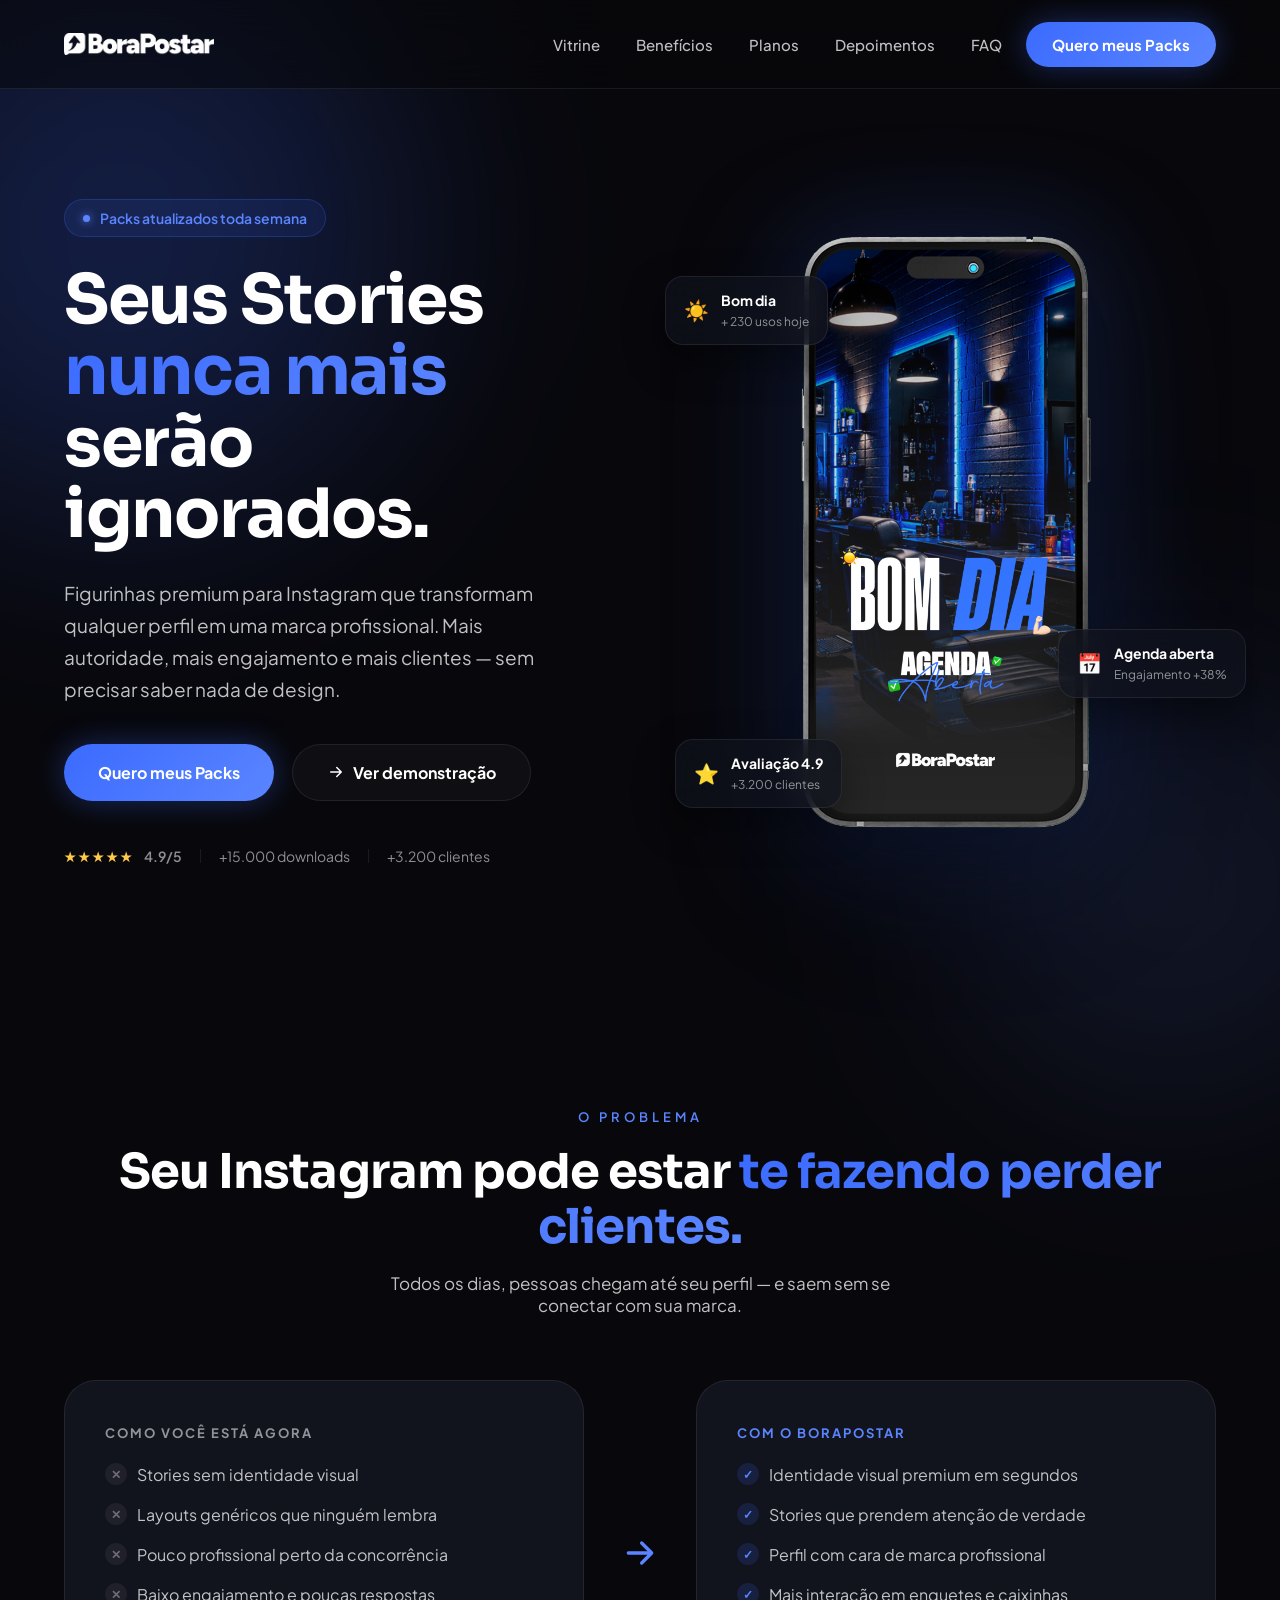
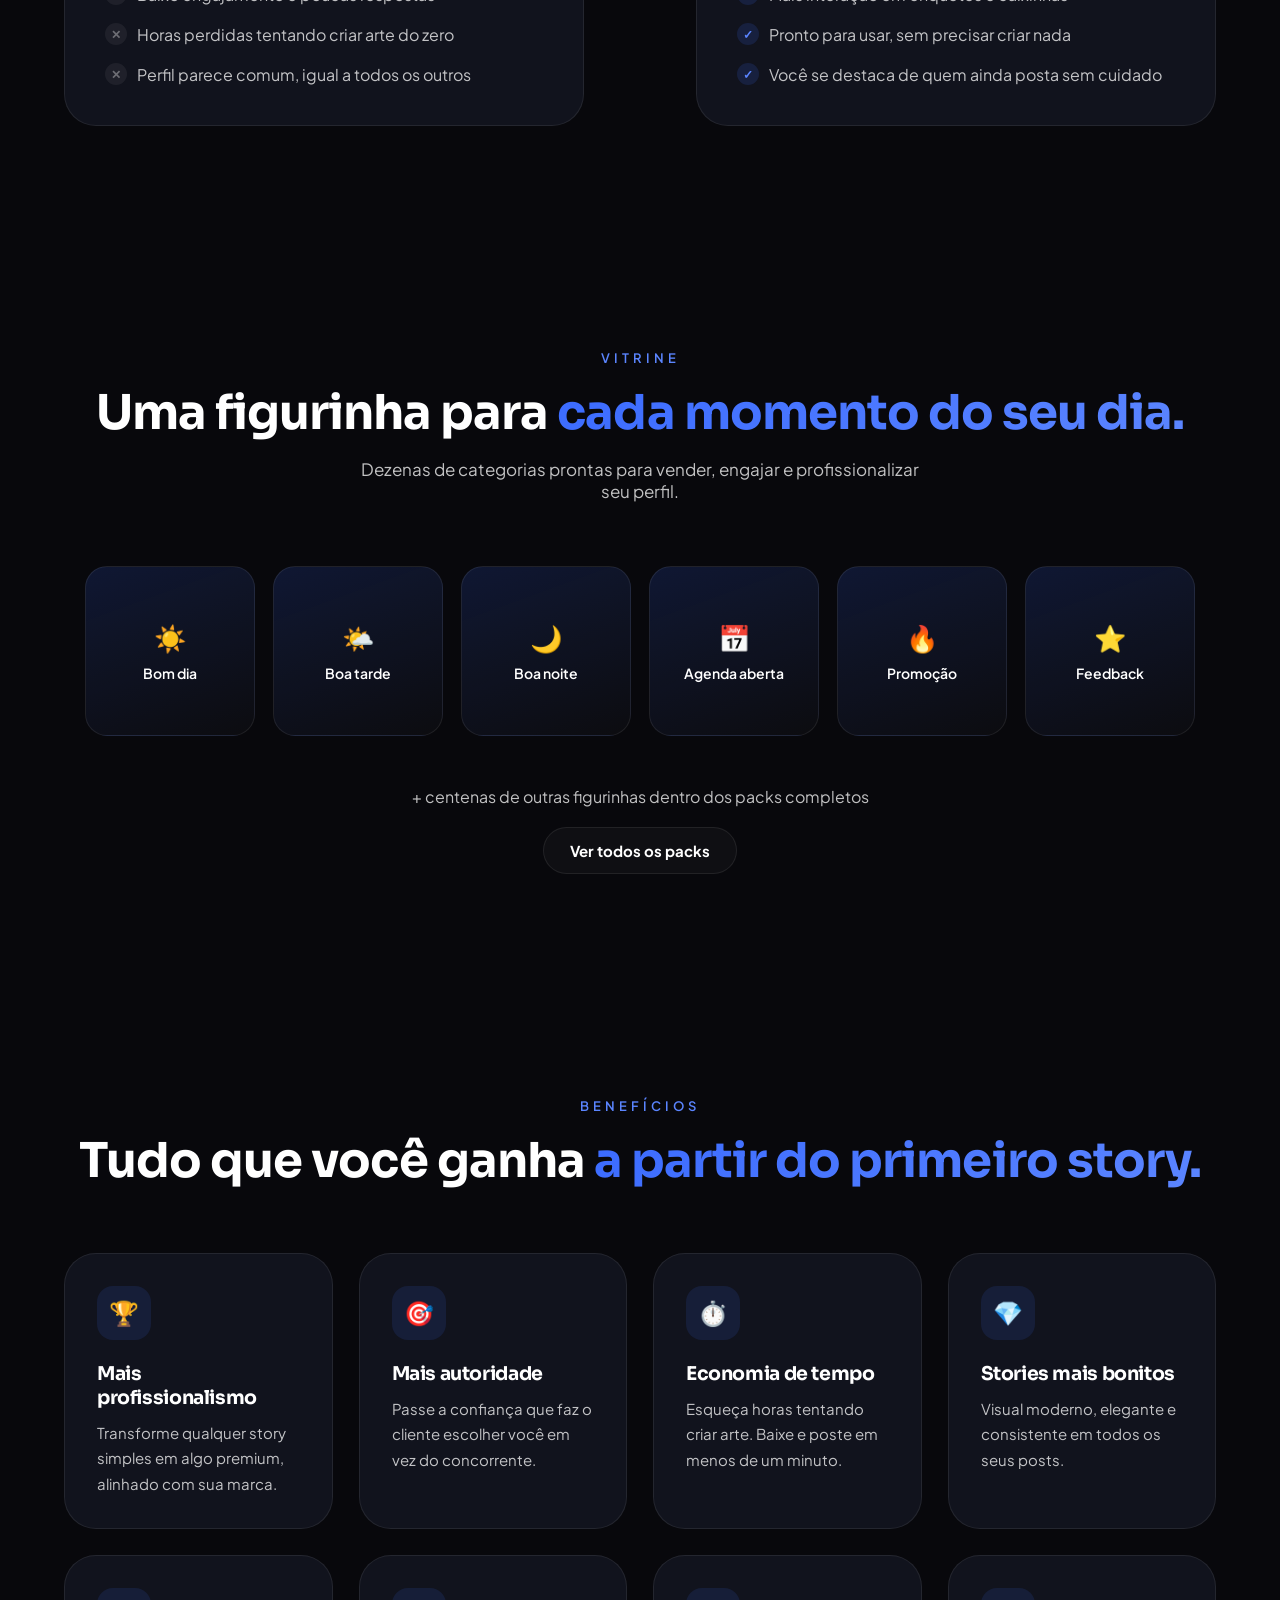
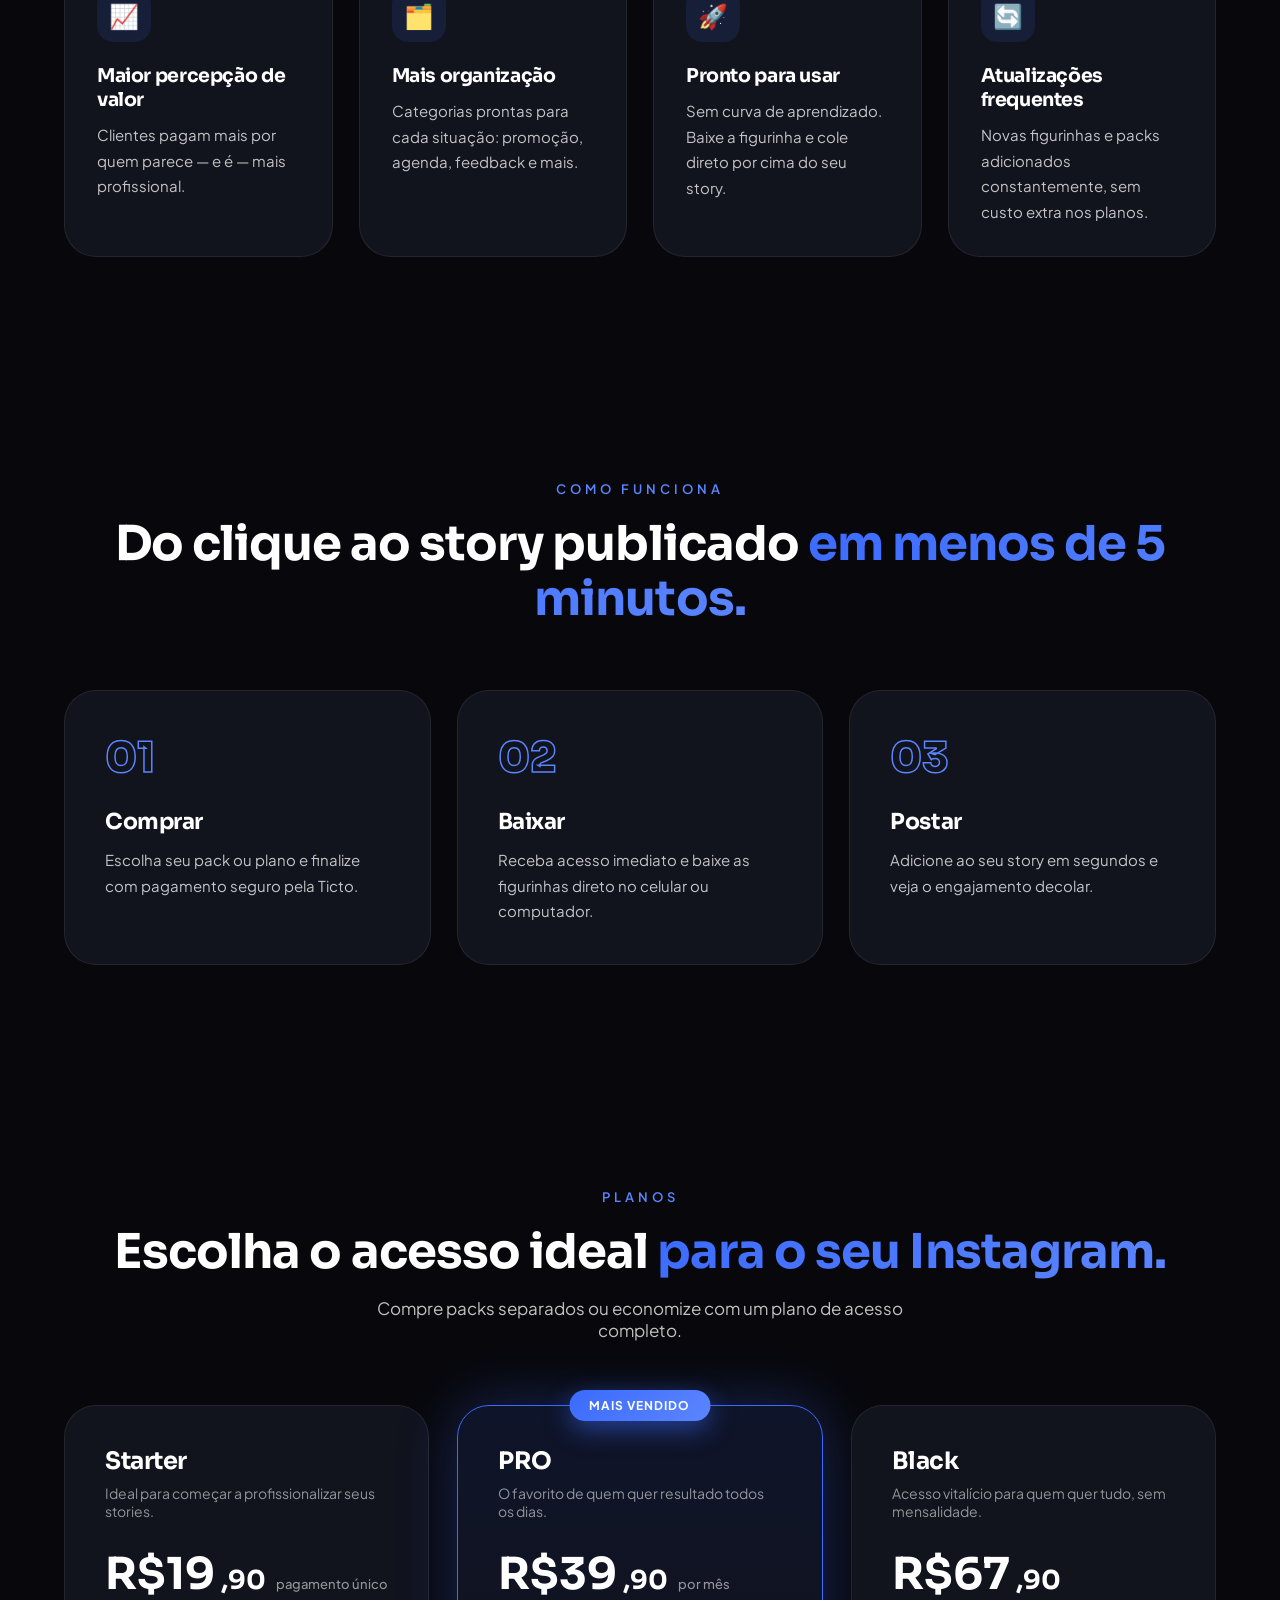
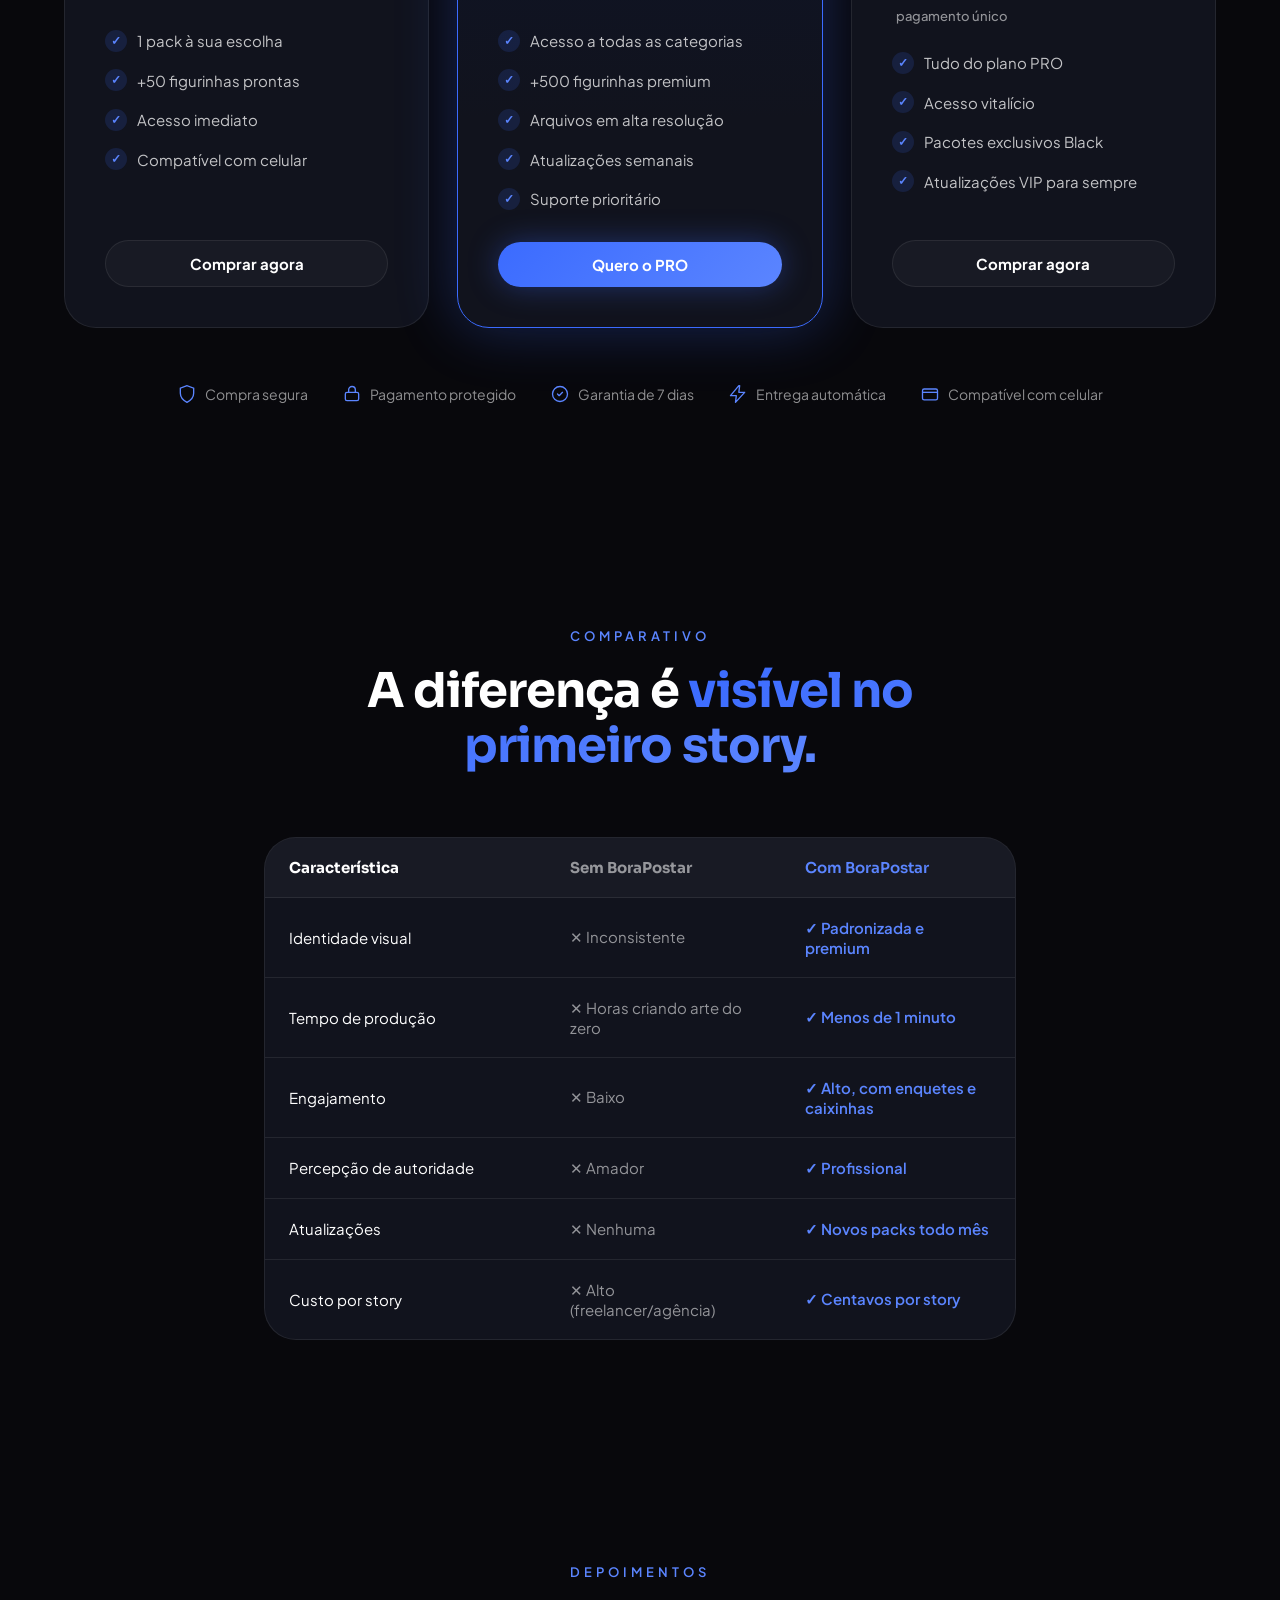
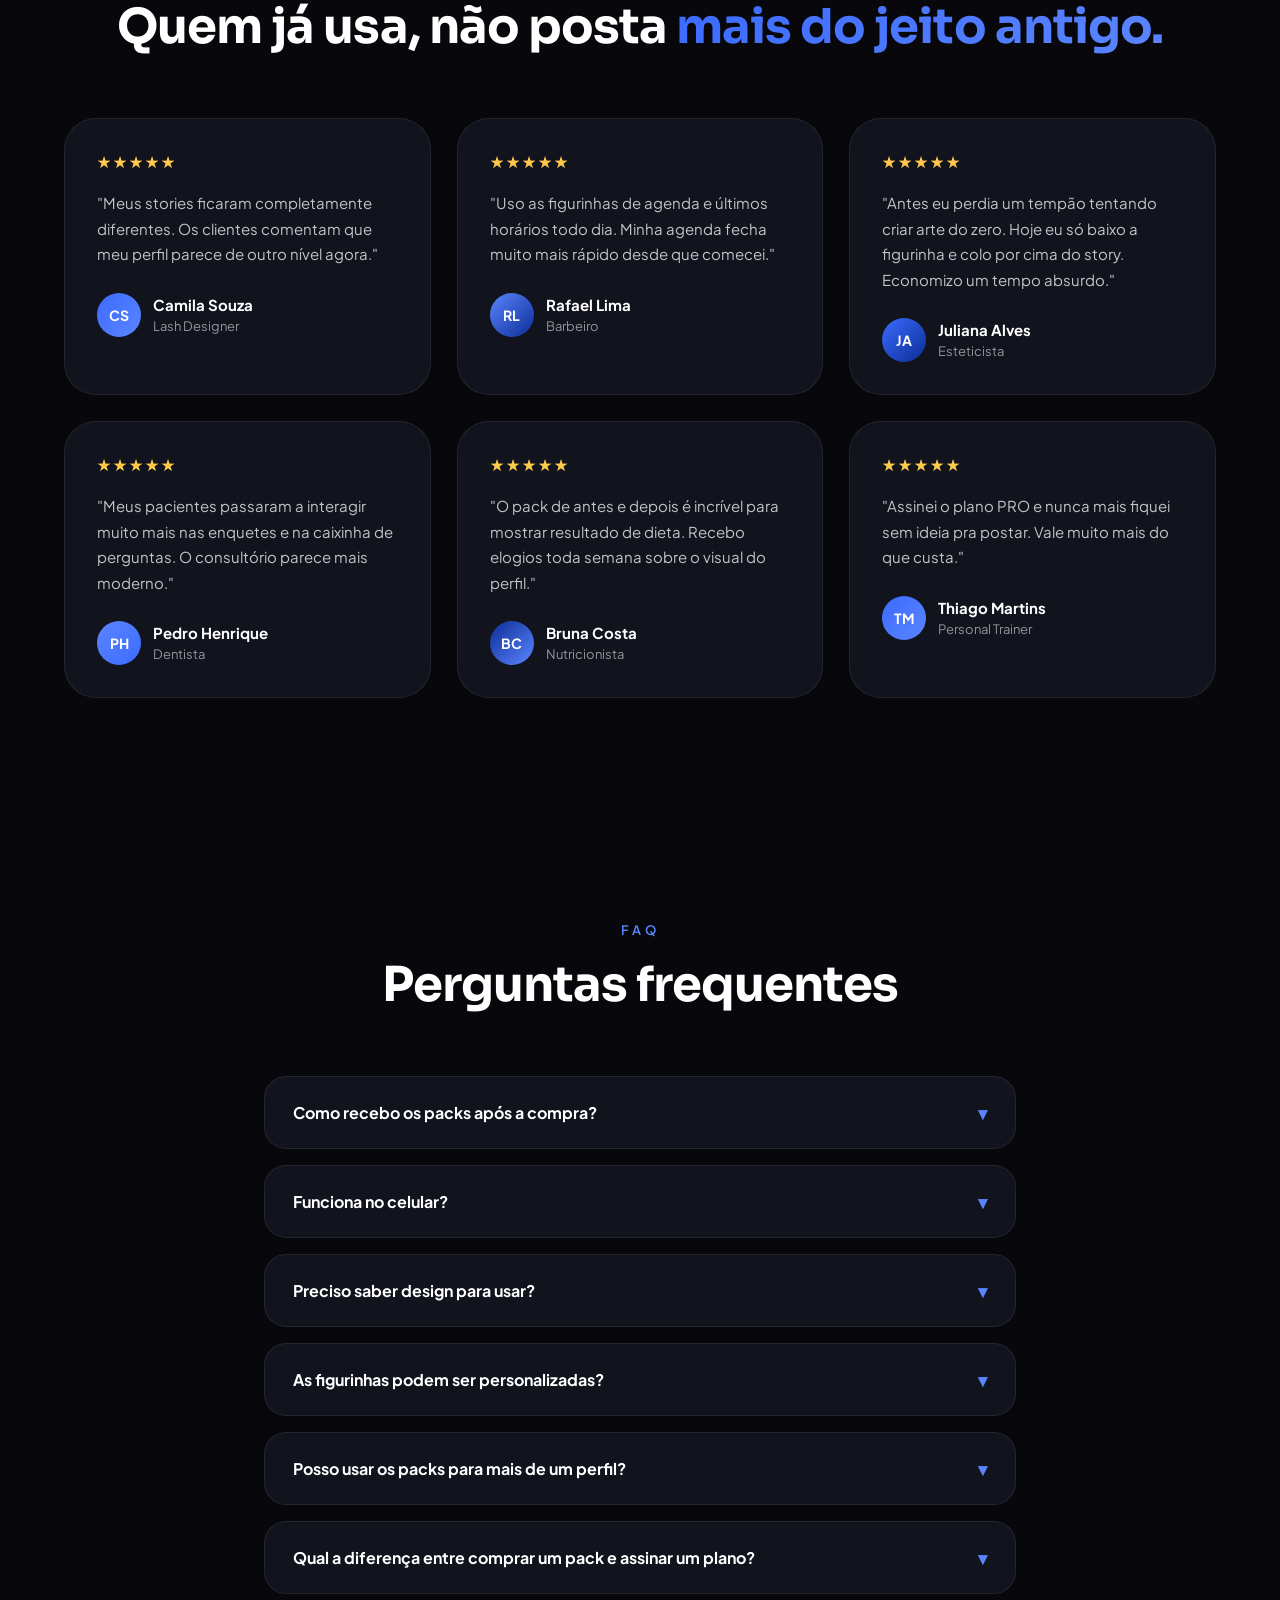
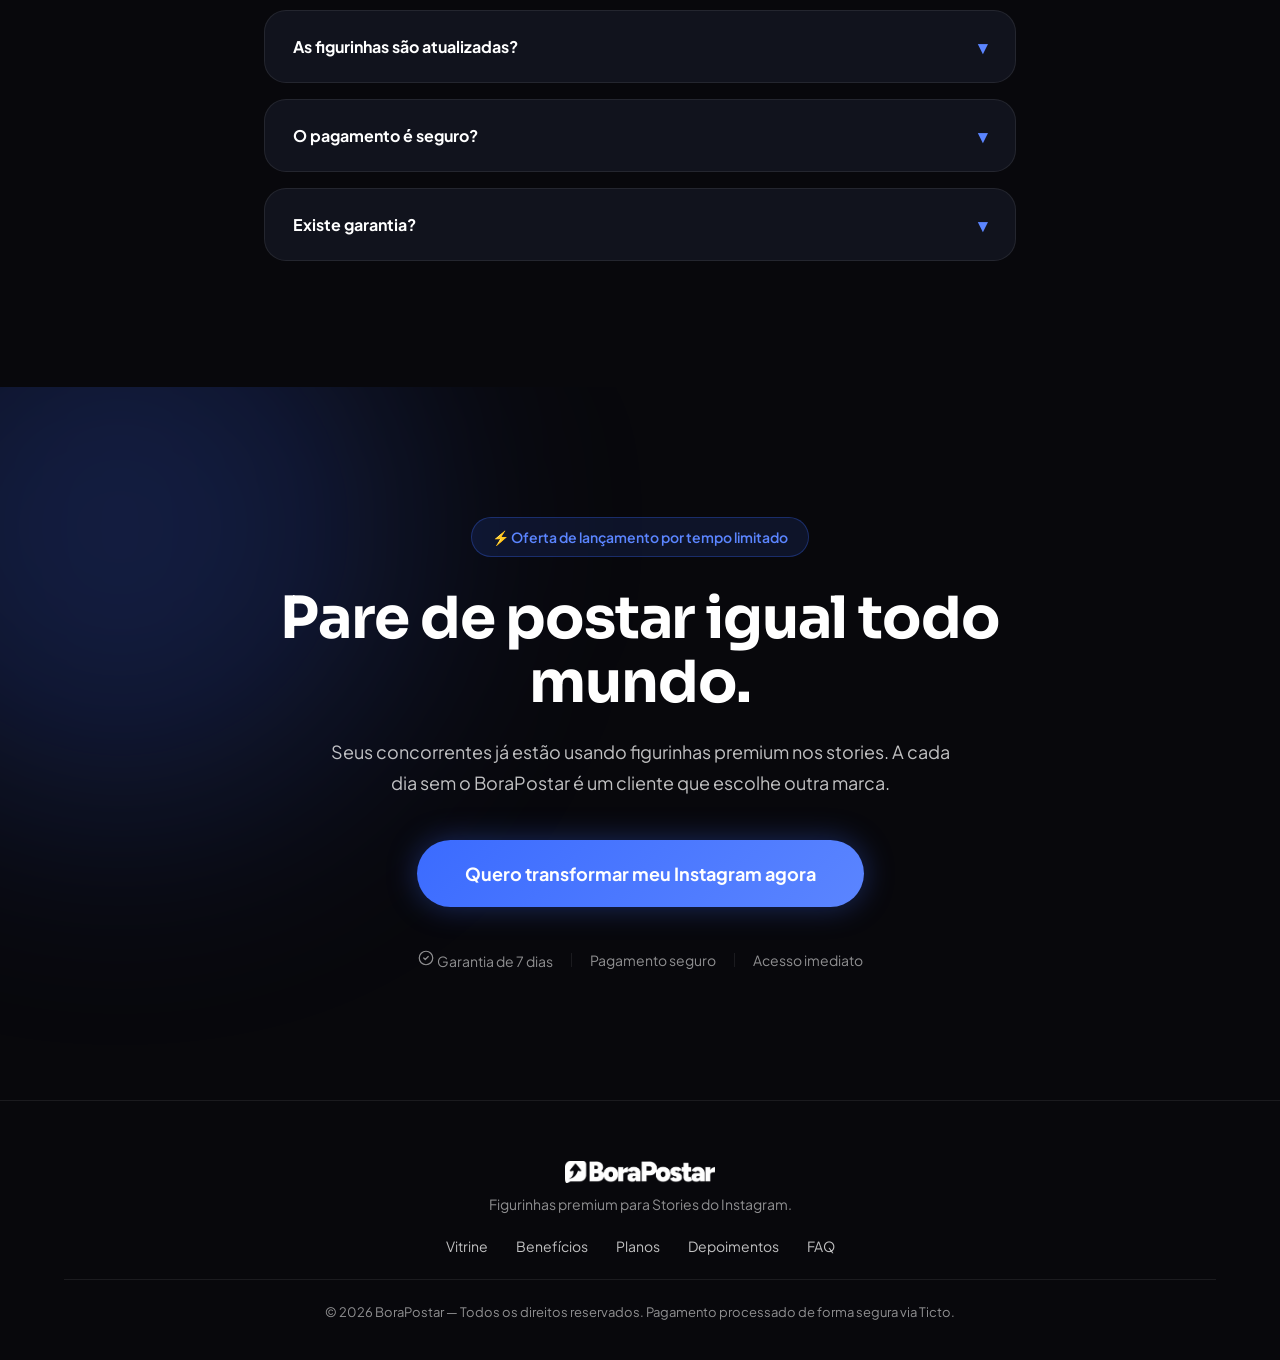
<file: index.html>
<!DOCTYPE html>
<html lang="pt-BR">
<head>
  <meta charset="UTF-8">
  <meta name="viewport" content="width=device-width, initial-scale=1.0">
  <title>BoraPostar — Figurinhas premium para Stories do Instagram</title>
  <meta name="description" content="Packs de figurinhas premium para Stories do Instagram. Deixe seu perfil mais profissional, aumente o engajamento e venda mais — sem precisar de design.">

  <link rel="icon" type="image/png" href="favicon.png?v=2">
  <link rel="apple-touch-icon" href="favicon.png?v=2">

  <link rel="preconnect" href="https://fonts.googleapis.com">
  <link rel="preconnect" href="https://fonts.gstatic.com" crossorigin>
  <link
    rel="stylesheet"
    href="https://fonts.googleapis.com/css2?family=Plus+Jakarta+Sans:wght@400;500;600;700;800&family=Sora:wght@600;700;800&display=swap"
    media="print"
    onload="this.media='all'"
  >
  <noscript>
    <link rel="stylesheet" href="https://fonts.googleapis.com/css2?family=Plus+Jakarta+Sans:wght@400;500;600;700;800&family=Sora:wght@600;700;800&display=swap">
  </noscript>

  <link rel="stylesheet" href="style.css?v=5">
</head>
<body>

  <header class="header" id="header">
    <div class="container nav">

      <a href="#topo" class="logo-area">
        <img src="LOGO-BORAPOSTAR-branca.png" alt="BoraPostar">
      </a>

      <nav id="mainNav">
        <a href="#vitrine">Vitrine</a>
        <a href="#beneficios">Benefícios</a>
        <a href="#planos">Planos</a>
        <a href="#depoimentos">Depoimentos</a>
        <a href="#faq">FAQ</a>
      </nav>

      <a href="#planos" class="btn-primary" data-ticto="hero">
        Quero meus Packs
      </a>

      <button class="nav-toggle" id="navToggle" aria-label="Abrir menu">
        <span></span><span></span><span></span>
      </button>

    </div>
  </header>


  <section class="hero" id="topo">

    <div class="glow glow-1"></div>
    <div class="glow glow-2"></div>

    <div class="container hero-grid">

      <div class="hero-content reveal">

        <div class="tag">
          <span class="dot"></span>
          Packs atualizados toda semana
        </div>

        <h1>
          Seus Stories
          <span>nunca mais</span>
          serão ignorados.
        </h1>

        <p>
          Figurinhas premium para Instagram que transformam qualquer perfil em uma marca
          profissional. Mais autoridade, mais engajamento e mais clientes — sem precisar
          saber nada de design.
        </p>

        <div class="hero-buttons">
          <a href="#planos" class="btn-primary large" data-ticto="hero">
            Quero meus Packs
          </a>

          <a href="#vitrine" class="btn-secondary large">
            <svg width="18" height="18" viewBox="0 0 24 24" fill="none"><path d="M5 12L19 12M19 12L13 6M19 12L13 18" stroke="currentColor" stroke-width="2" stroke-linecap="round" stroke-linejoin="round"/></svg>
            Ver demonstração
          </a>
        </div>

        <div class="trust-row">
          <div class="stars">★★★★★ <span>4.9/5</span></div>
          <div class="trust-sep"></div>
          <div>+15.000 downloads</div>
          <div class="trust-sep"></div>
          <div>+3.200 clientes</div>
        </div>

      </div>


      <div class="hero-visual reveal">

        <div class="float-chip chip-1">
          <span class="chip-icon">☀️</span>
          <div>
            <strong>Bom dia</strong>
            <small>+ 230 usos hoje</small>
          </div>
        </div>

        <div class="float-chip chip-2">
          <span class="chip-icon">📅</span>
          <div>
            <strong>Agenda aberta</strong>
            <small>Engajamento +38%</small>
          </div>
        </div>

        <picture>
          <source media="(max-width: 600px)" srcset="celular-borapostar-mobile.png">
          <img
            src="celular-borapostar-final.png"
            alt="Story do Instagram com a figurinha Bom dia e Agenda aberta do BoraPostar"
            class="phone-mockup"
            width="508"
            height="1037"
            fetchpriority="high"
            decoding="async"
          >
        </picture>

        <div class="float-chip chip-3">
          <span class="chip-icon">⭐</span>
          <div>
            <strong>Avaliação 4.9</strong>
            <small>+3.200 clientes</small>
          </div>
        </div>

      </div>

    </div>
  </section>


  <section class="problem" id="problema">
    <div class="container">

      <div class="section-title reveal">
        <span>O problema</span>
        <h2>
          Seu Instagram pode estar
          <strong>te fazendo perder clientes.</strong>
        </h2>
        <p class="section-sub">
          Todos os dias, pessoas chegam até seu perfil — e saem sem se conectar com sua marca.
        </p>
      </div>

      <div class="problem-grid">

        <div class="problem-col reveal">
          <span class="problem-label problem-label-bad">Como você está agora</span>

          <ul class="problem-list">
            <li><span class="ico ico-bad">✕</span> Stories sem identidade visual</li>
            <li><span class="ico ico-bad">✕</span> Layouts genéricos que ninguém lembra</li>
            <li><span class="ico ico-bad">✕</span> Pouco profissional perto da concorrência</li>
            <li><span class="ico ico-bad">✕</span> Baixo engajamento e poucas respostas</li>
            <li><span class="ico ico-bad">✕</span> Horas perdidas tentando criar arte do zero</li>
            <li><span class="ico ico-bad">✕</span> Perfil parece comum, igual a todos os outros</li>
          </ul>
        </div>

        <div class="problem-arrow reveal">
          <svg width="40" height="40" viewBox="0 0 24 24" fill="none"><path d="M5 12L19 12M19 12L13 6M19 12L13 18" stroke="currentColor" stroke-width="2" stroke-linecap="round" stroke-linejoin="round"/></svg>
        </div>

        <div class="problem-col reveal">
          <span class="problem-label problem-label-good">Com o BoraPostar</span>

          <ul class="problem-list">
            <li><span class="ico ico-good">✓</span> Identidade visual premium em segundos</li>
            <li><span class="ico ico-good">✓</span> Stories que prendem atenção de verdade</li>
            <li><span class="ico ico-good">✓</span> Perfil com cara de marca profissional</li>
            <li><span class="ico ico-good">✓</span> Mais interação em enquetes e caixinhas</li>
            <li><span class="ico ico-good">✓</span> Pronto para usar, sem precisar criar nada</li>
            <li><span class="ico ico-good">✓</span> Você se destaca de quem ainda posta sem cuidado</li>
          </ul>
        </div>

      </div>

    </div>
  </section>


  <section class="showcase" id="vitrine">
    <div class="container">

      <div class="section-title reveal">
        <span>Vitrine</span>
        <h2>
          Uma figurinha para
          <strong>cada momento do seu dia.</strong>
        </h2>
        <p class="section-sub">
          Dezenas de categorias prontas para vender, engajar e profissionalizar seu perfil.
        </p>
      </div>

      <div class="showcase-grid reveal">
        <div class="showcase-card"><span>☀️</span>Bom dia</div>
        <div class="showcase-card"><span>🌤️</span>Boa tarde</div>
        <div class="showcase-card"><span>🌙</span>Boa noite</div>
        <div class="showcase-card"><span>📅</span>Agenda aberta</div>
        <div class="showcase-card"><span>🔥</span>Promoção</div>
        <div class="showcase-card"><span>⭐</span>Feedback</div>
      </div>

      <div class="showcase-footer reveal">
        <p>+ centenas de outras figurinhas dentro dos packs completos</p>
        <a href="#planos" class="btn-secondary" data-ticto="hero">Ver todos os packs</a>
      </div>

    </div>
  </section>


  <section class="benefits" id="beneficios">
    <div class="container">

      <div class="section-title reveal">
        <span>Benefícios</span>
        <h2>
          Tudo que você ganha
          <strong>a partir do primeiro story.</strong>
        </h2>
      </div>

      <div class="benefit-grid">

        <div class="benefit-card reveal">
          <div class="icon">🏆</div>
          <h3>Mais profissionalismo</h3>
          <p>Transforme qualquer story simples em algo premium, alinhado com sua marca.</p>
        </div>

        <div class="benefit-card reveal">
          <div class="icon">🎯</div>
          <h3>Mais autoridade</h3>
          <p>Passe a confiança que faz o cliente escolher você em vez do concorrente.</p>
        </div>

        <div class="benefit-card reveal">
          <div class="icon">⏱️</div>
          <h3>Economia de tempo</h3>
          <p>Esqueça horas tentando criar arte. Baixe e poste em menos de um minuto.</p>
        </div>

        <div class="benefit-card reveal">
          <div class="icon">💎</div>
          <h3>Stories mais bonitos</h3>
          <p>Visual moderno, elegante e consistente em todos os seus posts.</p>
        </div>

        <div class="benefit-card reveal">
          <div class="icon">📈</div>
          <h3>Maior percepção de valor</h3>
          <p>Clientes pagam mais por quem parece — e é — mais profissional.</p>
        </div>

        <div class="benefit-card reveal">
          <div class="icon">🗂️</div>
          <h3>Mais organização</h3>
          <p>Categorias prontas para cada situação: promoção, agenda, feedback e mais.</p>
        </div>

        <div class="benefit-card reveal">
          <div class="icon">🚀</div>
          <h3>Pronto para usar</h3>
          <p>Sem curva de aprendizado. Baixe a figurinha e cole direto por cima do seu story.</p>
        </div>

        <div class="benefit-card reveal">
          <div class="icon">🔄</div>
          <h3>Atualizações frequentes</h3>
          <p>Novas figurinhas e packs adicionados constantemente, sem custo extra nos planos.</p>
        </div>

      </div>

    </div>
  </section>


  <section class="how-it-works" id="como-funciona">
    <div class="container">

      <div class="section-title reveal">
        <span>Como funciona</span>
        <h2>
          Do clique ao story publicado
          <strong>em menos de 5 minutos.</strong>
        </h2>
      </div>

      <div class="steps-grid">

        <div class="step-card reveal">
          <span class="step-number">01</span>
          <h3>Comprar</h3>
          <p>Escolha seu pack ou plano e finalize com pagamento seguro pela Ticto.</p>
        </div>

        <div class="step-card reveal">
          <span class="step-number">02</span>
          <h3>Baixar</h3>
          <p>Receba acesso imediato e baixe as figurinhas direto no celular ou computador.</p>
        </div>

        <div class="step-card reveal">
          <span class="step-number">03</span>
          <h3>Postar</h3>
          <p>Adicione ao seu story em segundos e veja o engajamento decolar.</p>
        </div>

      </div>

    </div>
  </section>


  <section class="pricing" id="planos">
    <div class="container">

      <div class="section-title reveal">
        <span>Planos</span>
        <h2>
          Escolha o acesso ideal
          <strong>para o seu Instagram.</strong>
        </h2>
        <p class="section-sub">
          Compre packs separados ou economize com um plano de acesso completo.
        </p>
      </div>

      <div class="pricing-grid">

        <div class="price-card reveal">
          <h3>Starter</h3>
          <p class="price-desc">Ideal para começar a profissionalizar seus stories.</p>

          <div class="price">
            R$19<span>,90</span>
            <small>pagamento único</small>
          </div>

          <ul>
            <li><span class="ico ico-good">✓</span> 1 pack à sua escolha</li>
            <li><span class="ico ico-good">✓</span> +50 figurinhas prontas</li>
            <li><span class="ico ico-good">✓</span> Acesso imediato</li>
            <li><span class="ico ico-good">✓</span> Compatível com celular</li>
          </ul>

          <a href="#" class="btn-secondary full" data-ticto="starter">Comprar agora</a>
        </div>


        <div class="price-card featured reveal">
          <div class="featured-tag">MAIS VENDIDO</div>

          <h3>PRO</h3>
          <p class="price-desc">O favorito de quem quer resultado todos os dias.</p>

          <div class="price">
            R$39<span>,90</span>
            <small>por mês</small>
          </div>

          <ul>
            <li><span class="ico ico-good">✓</span> Acesso a todas as categorias</li>
            <li><span class="ico ico-good">✓</span> +500 figurinhas premium</li>
            <li><span class="ico ico-good">✓</span> Arquivos em alta resolução</li>
            <li><span class="ico ico-good">✓</span> Atualizações semanais</li>
            <li><span class="ico ico-good">✓</span> Suporte prioritário</li>
          </ul>

          <a href="#" class="btn-primary full" data-ticto="pro">Quero o PRO</a>
        </div>


        <div class="price-card reveal">
          <h3>Black</h3>
          <p class="price-desc">Acesso vitalício para quem quer tudo, sem mensalidade.</p>

          <div class="price">
            R$67<span>,90</span>
            <small>pagamento único</small>
          </div>

          <ul>
            <li><span class="ico ico-good">✓</span> Tudo do plano PRO</li>
            <li><span class="ico ico-good">✓</span> Acesso vitalício</li>
            <li><span class="ico ico-good">✓</span> Pacotes exclusivos Black</li>
            <li><span class="ico ico-good">✓</span> Atualizações VIP para sempre</li>
          </ul>

          <a href="#" class="btn-secondary full" data-ticto="black">Comprar agora</a>
        </div>

      </div>

      <div class="trust-strip reveal">
        <div><svg width="20" height="20" viewBox="0 0 24 24" fill="none"><path d="M12 2L4 5v6c0 5 3.5 8.5 8 11 4.5-2.5 8-6 8-11V5l-8-3z" stroke="currentColor" stroke-width="1.6"/></svg> Compra segura</div>
        <div><svg width="20" height="20" viewBox="0 0 24 24" fill="none"><rect x="4" y="10" width="16" height="10" rx="2" stroke="currentColor" stroke-width="1.6"/><path d="M8 10V7a4 4 0 1 1 8 0v3" stroke="currentColor" stroke-width="1.6"/></svg> Pagamento protegido</div>
        <div><svg width="20" height="20" viewBox="0 0 24 24" fill="none"><circle cx="12" cy="12" r="9" stroke="currentColor" stroke-width="1.6"/><path d="M9 12l2 2 4-4" stroke="currentColor" stroke-width="1.6" stroke-linecap="round" stroke-linejoin="round"/></svg> Garantia de 7 dias</div>
        <div><svg width="20" height="20" viewBox="0 0 24 24" fill="none"><path d="M13 2L3 14h7l-1 8 11-12h-7l1-8z" stroke="currentColor" stroke-width="1.6" stroke-linejoin="round"/></svg> Entrega automática</div>
        <div><svg width="20" height="20" viewBox="0 0 24 24" fill="none"><rect x="3" y="6" width="18" height="13" rx="2" stroke="currentColor" stroke-width="1.6"/><path d="M3 10h18" stroke="currentColor" stroke-width="1.6"/></svg> Compatível com celular</div>
      </div>

    </div>
  </section>


  <section class="comparison">
    <div class="container small">

      <div class="section-title reveal">
        <span>Comparativo</span>
        <h2>A diferença é <strong>visível no primeiro story.</strong></h2>
      </div>

      <div class="comparison-table reveal">

        <div class="comparison-row comparison-head">
          <div>Característica</div>
          <div class="col-bad">Sem BoraPostar</div>
          <div class="col-good">Com BoraPostar</div>
        </div>

        <div class="comparison-row">
          <div>Identidade visual</div>
          <div class="col-bad">✕ Inconsistente</div>
          <div class="col-good">✓ Padronizada e premium</div>
        </div>

        <div class="comparison-row">
          <div>Tempo de produção</div>
          <div class="col-bad">✕ Horas criando arte do zero</div>
          <div class="col-good">✓ Menos de 1 minuto</div>
        </div>

        <div class="comparison-row">
          <div>Engajamento</div>
          <div class="col-bad">✕ Baixo</div>
          <div class="col-good">✓ Alto, com enquetes e caixinhas</div>
        </div>

        <div class="comparison-row">
          <div>Percepção de autoridade</div>
          <div class="col-bad">✕ Amador</div>
          <div class="col-good">✓ Profissional</div>
        </div>

        <div class="comparison-row">
          <div>Atualizações</div>
          <div class="col-bad">✕ Nenhuma</div>
          <div class="col-good">✓ Novos packs todo mês</div>
        </div>

        <div class="comparison-row">
          <div>Custo por story</div>
          <div class="col-bad">✕ Alto (freelancer/agência)</div>
          <div class="col-good">✓ Centavos por story</div>
        </div>

      </div>

    </div>
  </section>


  <section class="testimonials" id="depoimentos">
    <div class="container">

      <div class="section-title reveal">
        <span>Depoimentos</span>
        <h2>
          Quem já usa, não posta
          <strong>mais do jeito antigo.</strong>
        </h2>
      </div>

      <div class="testimonial-grid">

        <div class="testimonial-card reveal">
          <div class="stars-row">★★★★★</div>
          <p>"Meus stories ficaram completamente diferentes. Os clientes comentam que meu perfil parece de outro nível agora."</p>
          <div class="testimonial-author">
            <div class="avatar" style="background:linear-gradient(135deg,#3b6bff,#5b85ff)">CS</div>
            <div>
              <strong>Camila Souza</strong>
              <small>Lash Designer</small>
            </div>
          </div>
        </div>

        <div class="testimonial-card reveal">
          <div class="stars-row">★★★★★</div>
          <p>"Uso as figurinhas de agenda e últimos horários todo dia. Minha agenda fecha muito mais rápido desde que comecei."</p>
          <div class="testimonial-author">
            <div class="avatar" style="background:linear-gradient(135deg,#5b85ff,#0c2d96)">RL</div>
            <div>
              <strong>Rafael Lima</strong>
              <small>Barbeiro</small>
            </div>
          </div>
        </div>

        <div class="testimonial-card reveal">
          <div class="stars-row">★★★★★</div>
          <p>"Antes eu perdia um tempão tentando criar arte do zero. Hoje eu só baixo a figurinha e colo por cima do story. Economizo um tempo absurdo."</p>
          <div class="testimonial-author">
            <div class="avatar" style="background:linear-gradient(135deg,#3b6bff,#0c2d96)">JA</div>
            <div>
              <strong>Juliana Alves</strong>
              <small>Esteticista</small>
            </div>
          </div>
        </div>

        <div class="testimonial-card reveal">
          <div class="stars-row">★★★★★</div>
          <p>"Meus pacientes passaram a interagir muito mais nas enquetes e na caixinha de perguntas. O consultório parece mais moderno."</p>
          <div class="testimonial-author">
            <div class="avatar" style="background:linear-gradient(135deg,#5b85ff,#3b6bff)">PH</div>
            <div>
              <strong>Pedro Henrique</strong>
              <small>Dentista</small>
            </div>
          </div>
        </div>

        <div class="testimonial-card reveal">
          <div class="stars-row">★★★★★</div>
          <p>"O pack de antes e depois é incrível para mostrar resultado de dieta. Recebo elogios toda semana sobre o visual do perfil."</p>
          <div class="testimonial-author">
            <div class="avatar" style="background:linear-gradient(135deg,#0c2d96,#5b85ff)">BC</div>
            <div>
              <strong>Bruna Costa</strong>
              <small>Nutricionista</small>
            </div>
          </div>
        </div>

        <div class="testimonial-card reveal">
          <div class="stars-row">★★★★★</div>
          <p>"Assinei o plano PRO e nunca mais fiquei sem ideia pra postar. Vale muito mais do que custa."</p>
          <div class="testimonial-author">
            <div class="avatar" style="background:linear-gradient(135deg,#3b6bff,#5b85ff)">TM</div>
            <div>
              <strong>Thiago Martins</strong>
              <small>Personal Trainer</small>
            </div>
          </div>
        </div>

      </div>

    </div>
  </section>


  <section class="faq" id="faq">
    <div class="container small">

      <div class="section-title reveal">
        <span>FAQ</span>
        <h2>Perguntas frequentes</h2>
      </div>

      <div class="faq-list reveal">

        <details>
          <summary>Como recebo os packs após a compra?<span class="chevron">▾</span></summary>
          <p>O acesso é liberado automaticamente após a confirmação do pagamento. Você recebe um link para baixar tudo na hora.</p>
        </details>

        <details>
          <summary>Funciona no celular?<span class="chevron">▾</span></summary>
          <p>Sim. Todos os packs foram pensados para uso 100% no celular, sem precisar de computador.</p>
        </details>

        <details>
          <summary>Preciso saber design para usar?<span class="chevron">▾</span></summary>
          <p>Não. As figurinhas já vêm prontas, no formato certo para Stories. Você só baixa e cola por cima do seu story no Instagram.</p>
        </details>

        <details>
          <summary>As figurinhas podem ser personalizadas?<span class="chevron">▾</span></summary>
          <p>As figurinhas são entregues prontas, no padrão visual BoraPostar. Elas não são editáveis — é só baixar e usar, como um sticker em cima do story.</p>
        </details>

        <details>
          <summary>Posso usar os packs para mais de um perfil?<span class="chevron">▾</span></summary>
          <p>Sim, você pode usar as figurinhas em quantos perfis administrar, inclusive de clientes.</p>
        </details>

        <details>
          <summary>Qual a diferença entre comprar um pack e assinar um plano?<span class="chevron">▾</span></summary>
          <p>O pack dá acesso a uma categoria específica. Os planos liberam acesso a diversas categorias e a todas as atualizações futuras.</p>
        </details>

        <details>
          <summary>As figurinhas são atualizadas?<span class="chevron">▾</span></summary>
          <p>Sim, lançamos novidades constantemente. Quem está nos planos PRO ou Black recebe tudo sem custo extra.</p>
        </details>

        <details>
          <summary>O pagamento é seguro?<span class="chevron">▾</span></summary>
          <p>Sim. Todo o checkout é processado pela Ticto, uma das plataformas de pagamento mais seguras do mercado.</p>
        </details>

        <details>
          <summary>Existe garantia?<span class="chevron">▾</span></summary>
          <p>Sim, você tem 7 dias de garantia. Se não gostar, devolvemos 100% do seu dinheiro, sem burocracia.</p>
        </details>

      </div>

    </div>
  </section>


  <section class="final-cta">
    <div class="glow glow-1"></div>

    <div class="container small">

      <div class="urgency-tag reveal">⚡ Oferta de lançamento por tempo limitado</div>

      <h2 class="reveal">
        Pare de postar igual todo mundo.
      </h2>

      <p class="reveal">
        Seus concorrentes já estão usando figurinhas premium nos stories.
        A cada dia sem o BoraPostar é um cliente que escolhe outra marca.
      </p>

      <a href="#planos" class="btn-primary xlarge reveal" data-ticto="hero">
        Quero transformar meu Instagram agora
      </a>

      <div class="trust-row center reveal">
        <div><svg width="18" height="18" viewBox="0 0 24 24" fill="none"><circle cx="12" cy="12" r="9" stroke="currentColor" stroke-width="1.6"/><path d="M9 12l2 2 4-4" stroke="currentColor" stroke-width="1.6" stroke-linecap="round" stroke-linejoin="round"/></svg> Garantia de 7 dias</div>
        <div class="trust-sep"></div>
        <div>Pagamento seguro</div>
        <div class="trust-sep"></div>
        <div>Acesso imediato</div>
      </div>

    </div>
  </section>


  <footer>
    <div class="container footer-content">

      <div class="footer-top">
        <img src="LOGO-BORAPOSTAR-branca.png" alt="BoraPostar" class="footer-logo">
        <p>Figurinhas premium para Stories do Instagram.</p>
      </div>

      <nav class="footer-nav">
        <a href="#vitrine">Vitrine</a>
        <a href="#beneficios">Benefícios</a>
        <a href="#planos">Planos</a>
        <a href="#depoimentos">Depoimentos</a>
        <a href="#faq">FAQ</a>
      </nav>

      <p class="footer-bottom">
        © 2026 BoraPostar — Todos os direitos reservados. Pagamento processado de forma segura via Ticto.
      </p>

    </div>
  </footer>

  <script src="script.js?v=5" defer></script>
</body>
</html>
</file>
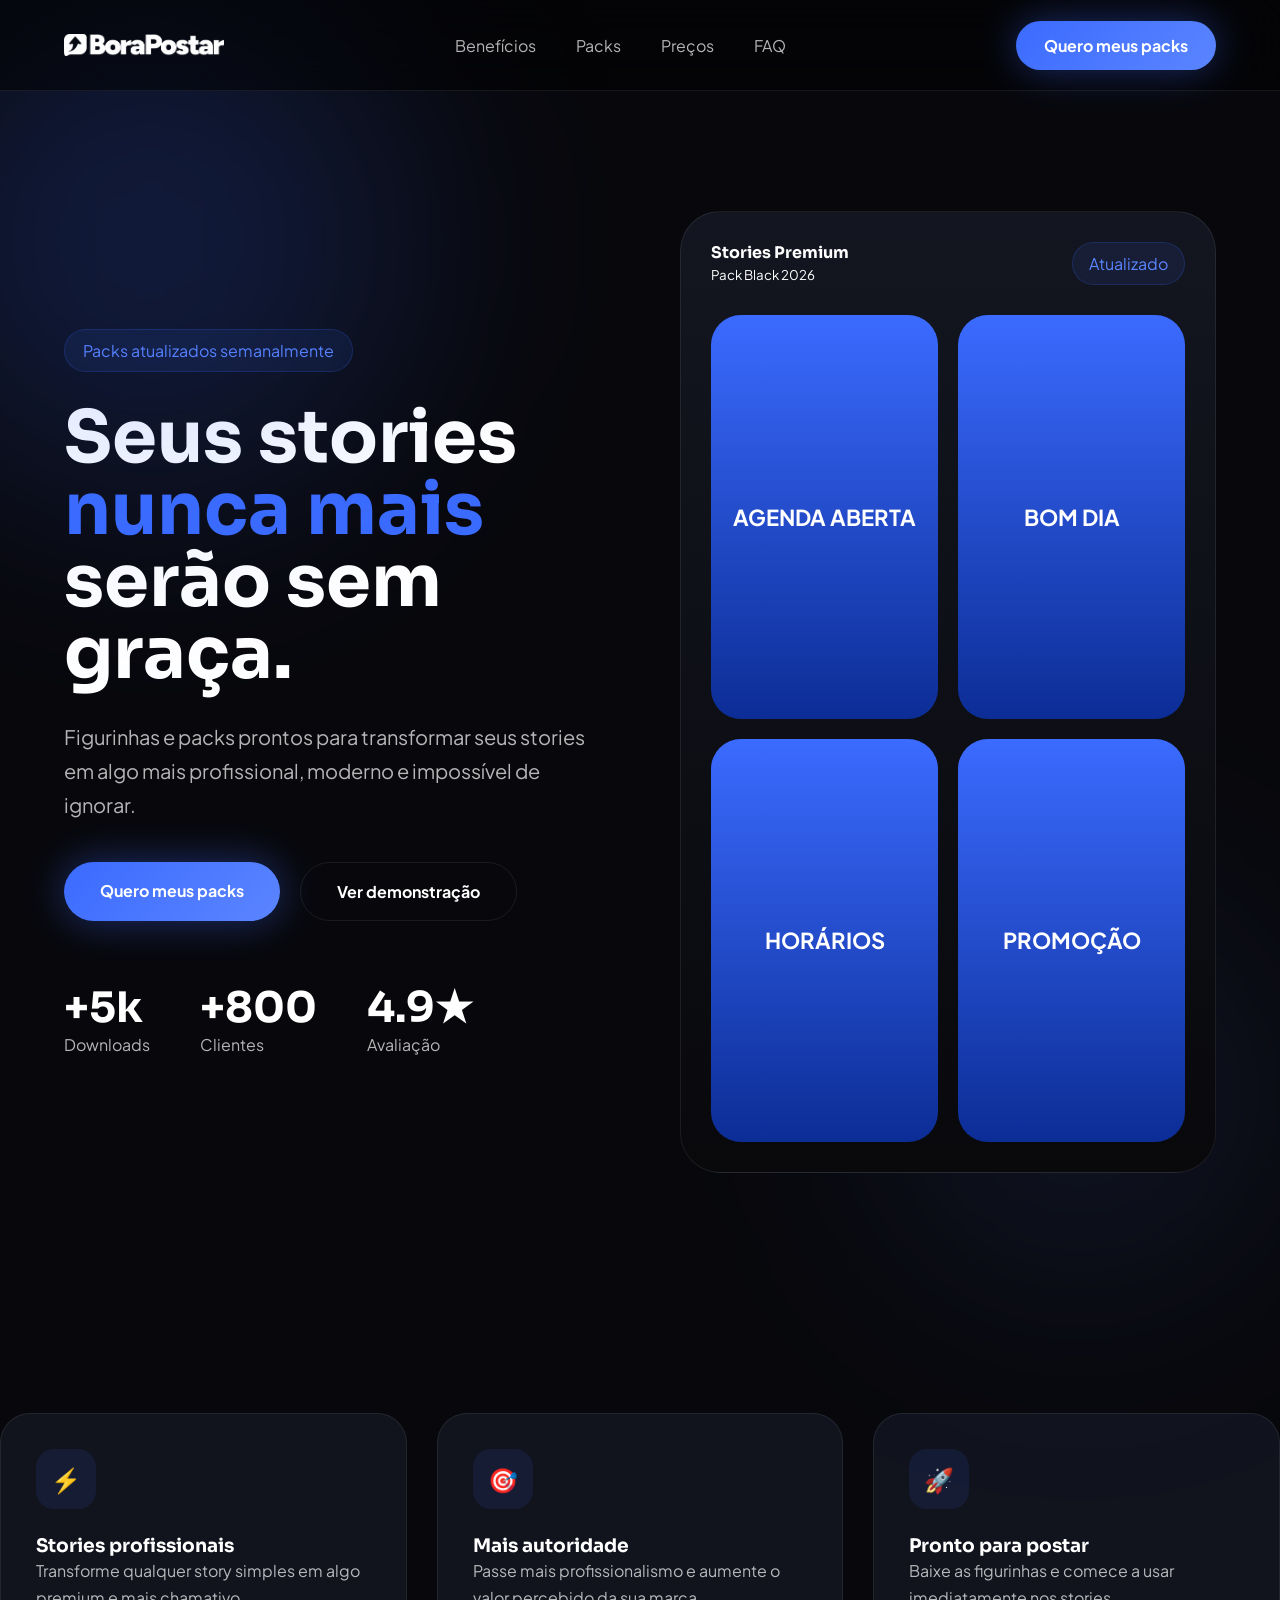
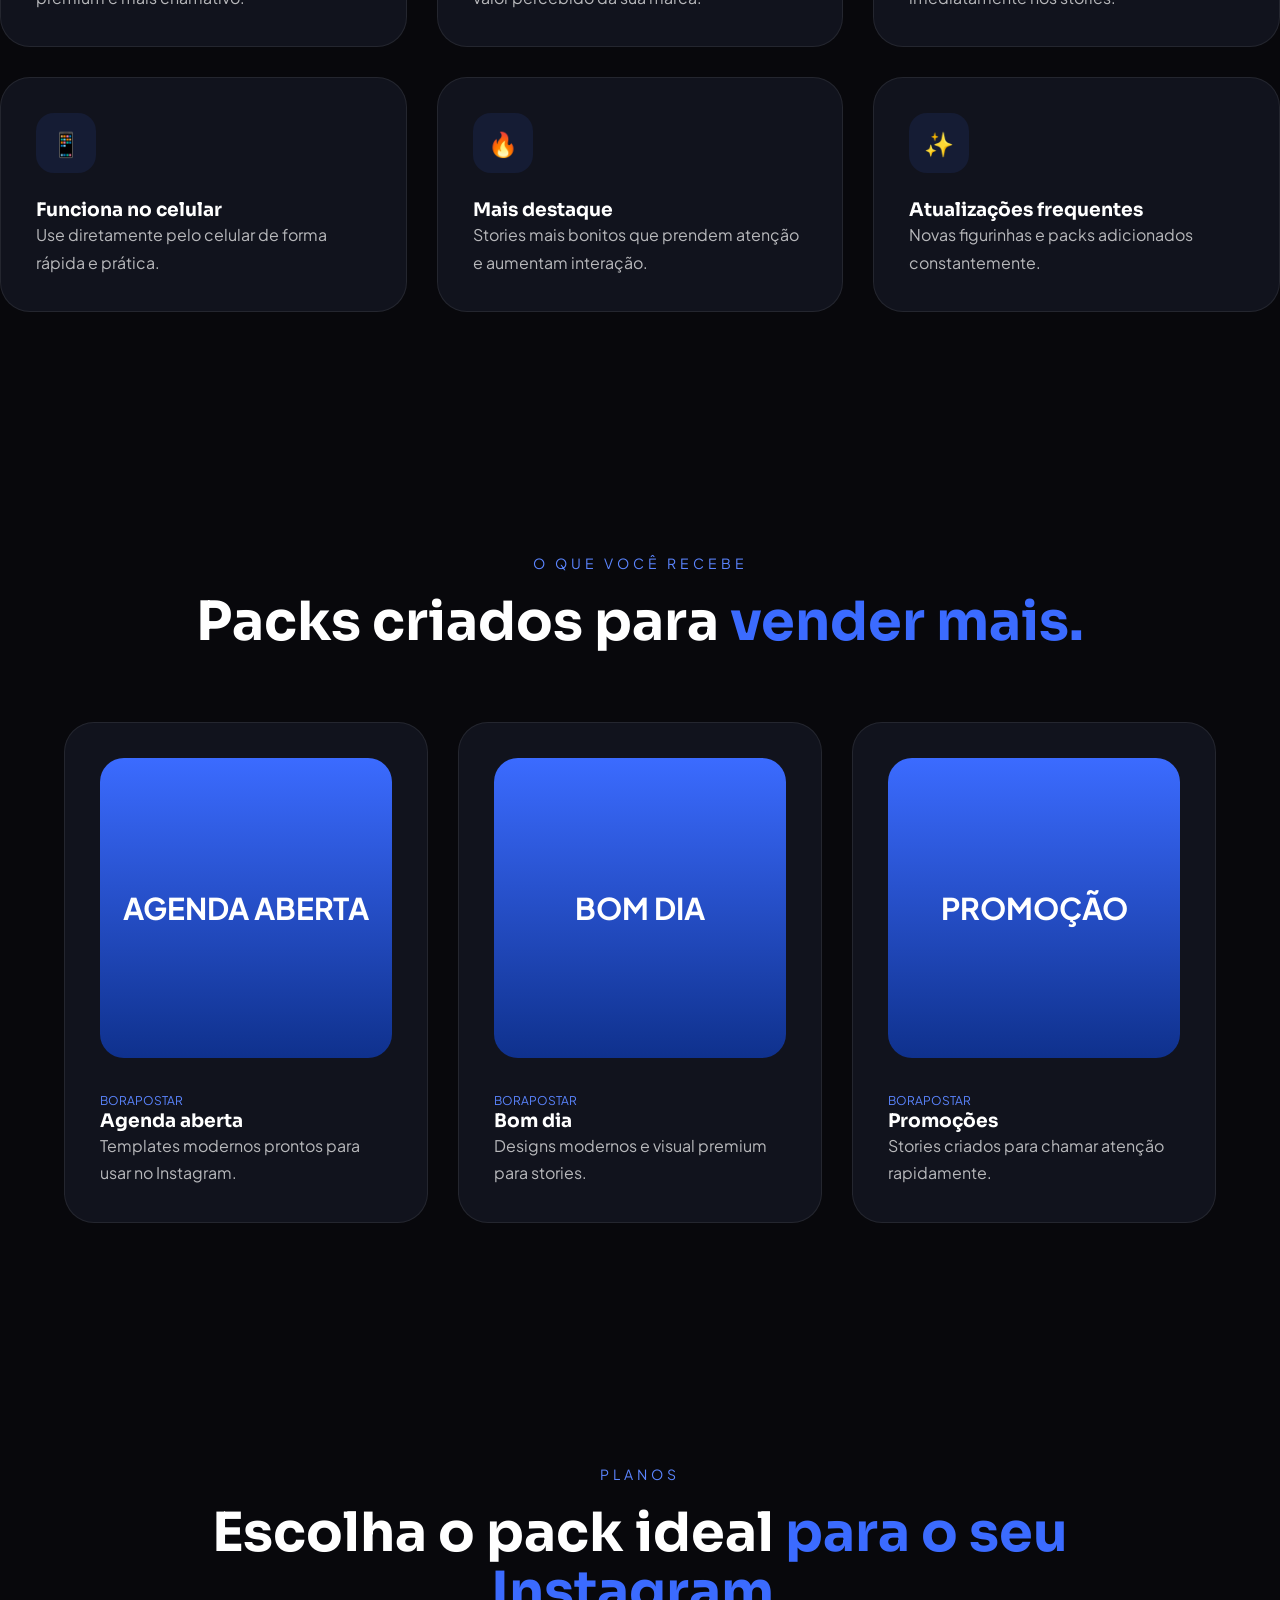
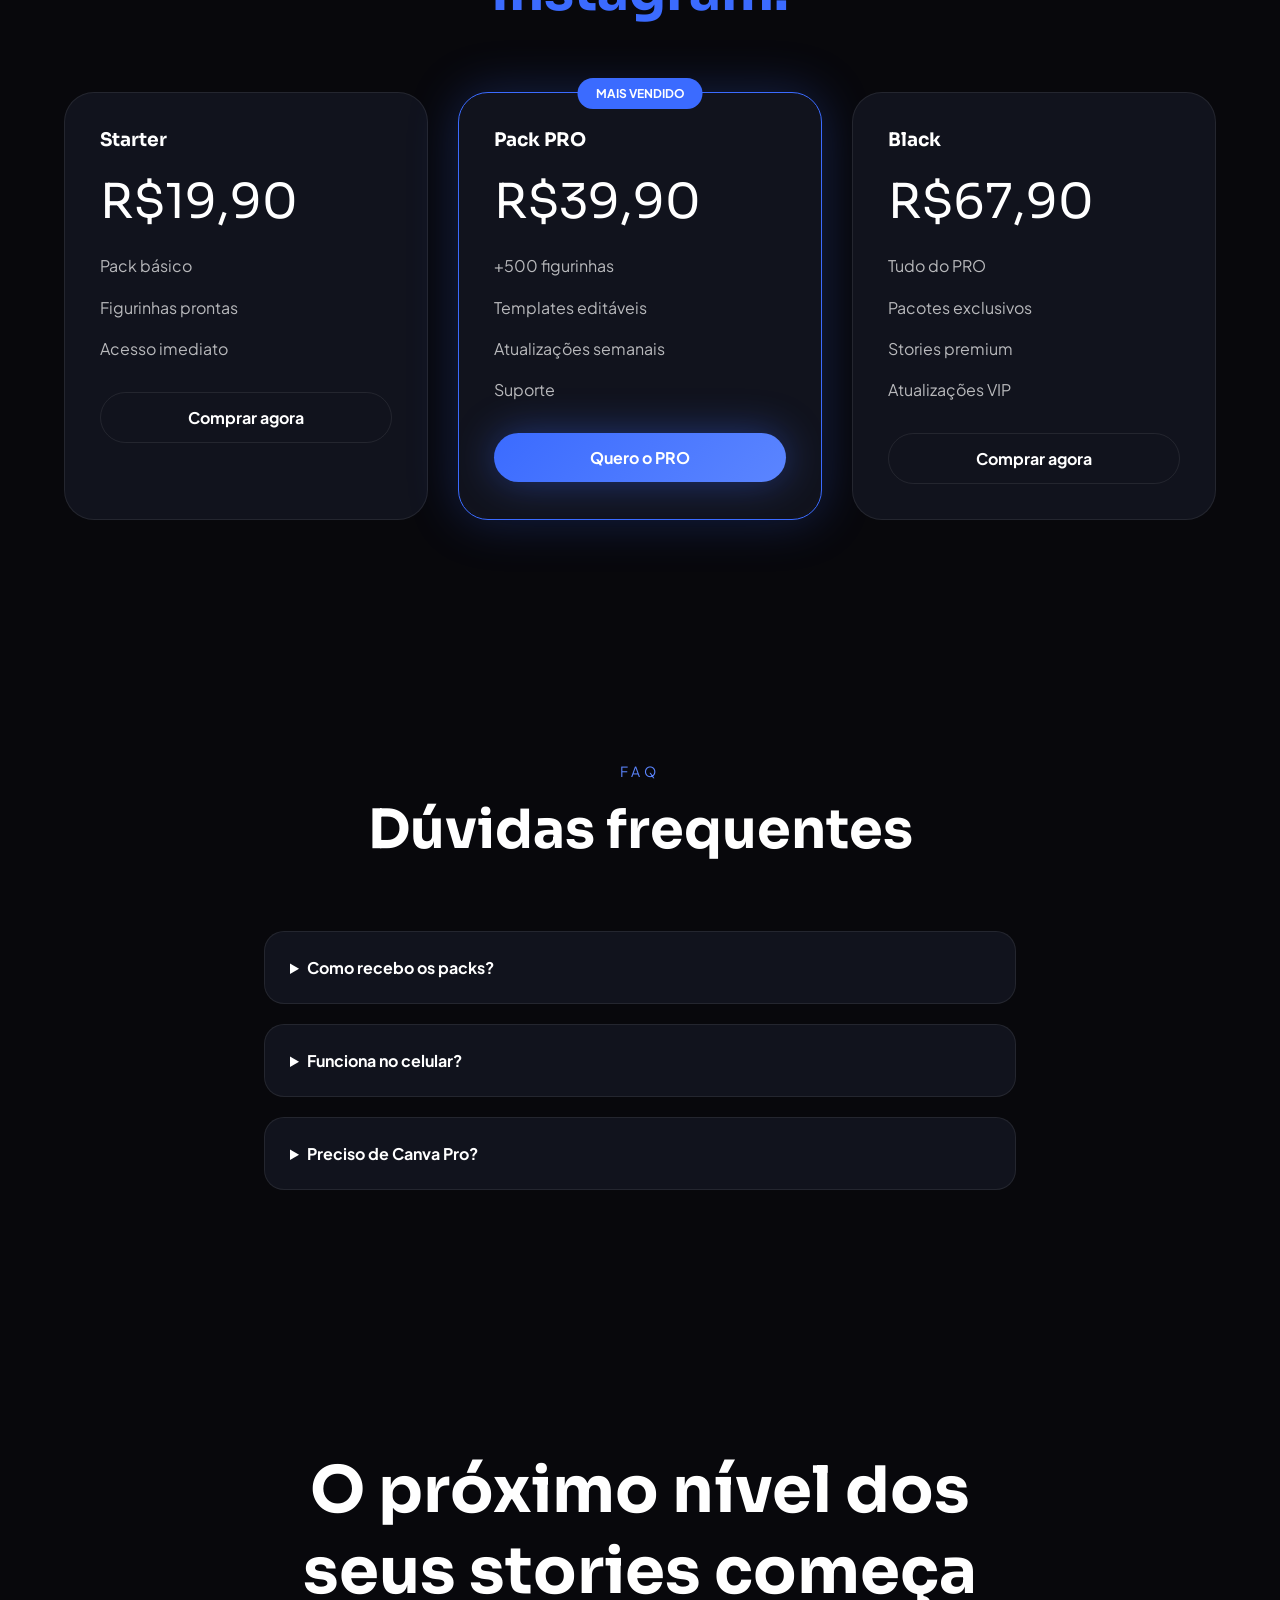
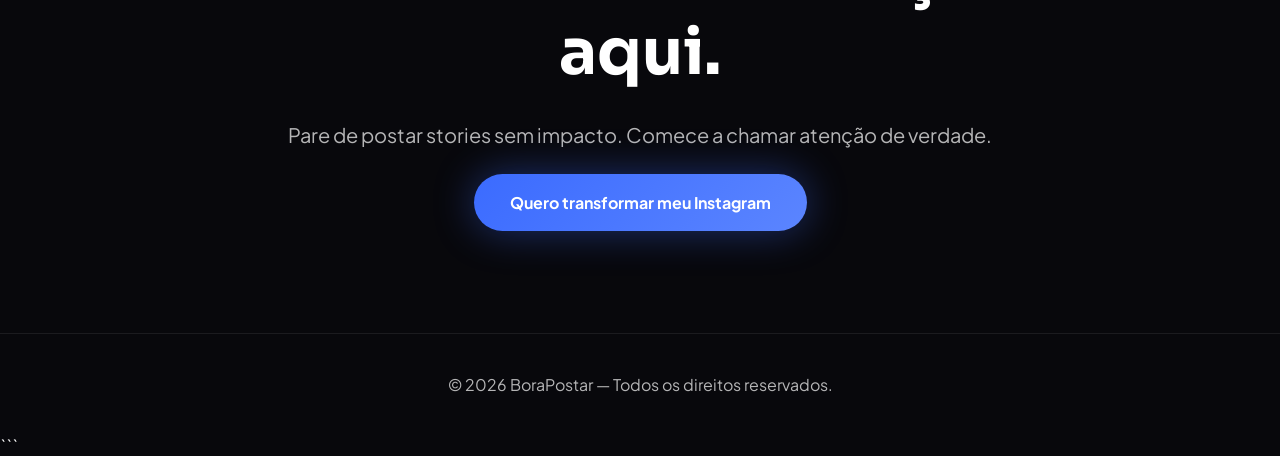
<file: arquivos/index.html>
<!DOCTYPE html>
<html lang="pt-BR">
<head>
  <meta charset="UTF-8">
  <meta name="viewport" content="width=device-width, initial-scale=1.0">
  <title>BoraPostar</title>

  <link rel="preconnect" href="https://fonts.googleapis.com">
  <link rel="preconnect" href="https://fonts.gstatic.com" crossorigin>

  <link href="https://fonts.googleapis.com/css2?family=Plus+Jakarta+Sans:wght@400;500;600;700;800&family=Sora:wght@600;700;800&display=swap" rel="stylesheet">

  <link rel="stylesheet" href="style.css">
</head>
<body>

  <header class="header">
    <div class="container nav">

      <div class="logo-area">
        <img src="img/LOGO-BORAPOSTAR-branca.png" alt="">
      </div>

      <nav>
        <a href="#beneficios">Benefícios</a>
        <a href="#packs">Packs</a>
        <a href="#precos">Preços</a>
        <a href="#faq">FAQ</a>
      </nav>

      <a href="#precos" class="btn-primary">
        Quero meus packs
      </a>

    </div>
  </header>


  <section class="hero">

    <div class="glow glow-1"></div>
    <div class="glow glow-2"></div>

    <div class="container hero-grid">

      <div class="hero-content">

        <div class="tag">
          Packs atualizados semanalmente
        </div>

        <h2>
          Seus stories
          <span>nunca mais</span>
          serão sem graça.
        </h2>

        <p>
          Figurinhas e packs prontos para transformar seus stories em algo mais profissional, moderno e impossível de ignorar.
        </p>

        <div class="hero-buttons">
          <a href="#precos" class="btn-primary large">
            Quero meus packs
          </a>

          <a href="#packs" class="btn-secondary large">
            Ver demonstração
          </a>
        </div>

        <div class="numbers">

          <div>
            <h3>+5k</h3>
            <span>Downloads</span>
          </div>

          <div>
            <h3>+800</h3>
            <span>Clientes</span>
          </div>

          <div>
            <h3>4.9★</h3>
            <span>Avaliação</span>
          </div>

        </div>

      </div>


      <div class="hero-card">

        <div class="card-header">
          <div>
            <h4>Stories Premium</h4>
            <small>Pack Black 2026</small>
          </div>

          <div class="badge">
            Atualizado
          </div>
        </div>


        <div class="story-grid">

          <div class="story-item">AGENDA ABERTA</div>
          <div class="story-item">BOM DIA</div>
          <div class="story-item">HORÁRIOS</div>
          <div class="story-item">PROMOÇÃO</div>

        </div>

      </div>

    </div>
  </section>


  <section class="benefits" id="beneficios">

    <div class="benefit-grid">

      <div class="benefit-card">
        <div class="icon">⚡</div>
        <h3>Stories profissionais</h3>
        <p>
          Transforme qualquer story simples em algo premium e mais chamativo.
        </p>
      </div>

      <div class="benefit-card">
        <div class="icon">🎯</div>
        <h3>Mais autoridade</h3>
        <p>
          Passe mais profissionalismo e aumente o valor percebido da sua marca.
        </p>
      </div>

      <div class="benefit-card">
        <div class="icon">🚀</div>
        <h3>Pronto para postar</h3>
        <p>
          Baixe as figurinhas e comece a usar imediatamente nos stories.
        </p>
      </div>

      <div class="benefit-card">
        <div class="icon">📱</div>
        <h3>Funciona no celular</h3>
        <p>
          Use diretamente pelo celular de forma rápida e prática.
        </p>
      </div>

      <div class="benefit-card">
        <div class="icon">🔥</div>
        <h3>Mais destaque</h3>
        <p>
          Stories mais bonitos que prendem atenção e aumentam interação.
        </p>
      </div>

      <div class="benefit-card">
        <div class="icon">✨</div>
        <h3>Atualizações frequentes</h3>
        <p>
          Novas figurinhas e packs adicionados constantemente.
        </p>
      </div>

    </div>

  </section>


  <section class="packs" id="packs">

    <div class="container">

      <div class="section-title">
        <span>O que você recebe</span>

        <h2>
          Packs criados para
          <strong>vender mais.</strong>
        </h2>
      </div>


      <div class="packs-grid">

        <div class="pack-card">
          <div class="pack-image">AGENDA ABERTA</div>

          <div class="pack-content">
            <span>BoraPostar</span>
            <h3>Agenda aberta</h3>
            <p>
              Templates modernos prontos para usar no Instagram.
            </p>
          </div>
        </div>


        <div class="pack-card">
          <div class="pack-image">BOM DIA</div>

          <div class="pack-content">
            <span>BoraPostar</span>
            <h3>Bom dia</h3>
            <p>
              Designs modernos e visual premium para stories.
            </p>
          </div>
        </div>


        <div class="pack-card">
          <div class="pack-image">PROMOÇÃO</div>

          <div class="pack-content">
            <span>BoraPostar</span>
            <h3>Promoções</h3>
            <p>
              Stories criados para chamar atenção rapidamente.
            </p>
          </div>
        </div>

      </div>

    </div>

  </section>


  <section class="pricing" id="precos">

    <div class="container">

      <div class="section-title">
        <span>Planos</span>

        <h2>
          Escolha o pack ideal
          <strong>para o seu Instagram.</strong>
        </h2>
      </div>


      <div class="pricing-grid">

        <div class="price-card">

          <h3>Starter</h3>

          <div class="price">
            R$19,90
          </div>

          <ul>
            <li>Pack básico</li>
            <li>Figurinhas prontas</li>
            <li>Acesso imediato</li>
          </ul>

          <a href="#" class="btn-secondary full">
            Comprar agora
          </a>

        </div>


        <div class="price-card featured">

          <div class="featured-tag">
            MAIS VENDIDO
          </div>

          <h3>Pack PRO</h3>

          <div class="price">
            R$39,90
          </div>

          <ul>
            <li>+500 figurinhas</li>
            <li>Templates editáveis</li>
            <li>Atualizações semanais</li>
            <li>Suporte</li>
          </ul>

          <a href="#" class="btn-primary full">
            Quero o PRO
          </a>

        </div>


        <div class="price-card">

          <h3>Black</h3>

          <div class="price">
            R$67,90
          </div>

          <ul>
            <li>Tudo do PRO</li>
            <li>Pacotes exclusivos</li>
            <li>Stories premium</li>
            <li>Atualizações VIP</li>
          </ul>

          <a href="#" class="btn-secondary full">
            Comprar agora
          </a>

        </div>

      </div>

    </div>

  </section>


  <section class="faq" id="faq">

    <div class="container small">

      <div class="section-title">
        <span>FAQ</span>

        <h2>
          Dúvidas frequentes
        </h2>
      </div>


      <div class="faq-list">

        <details>
          <summary>Como recebo os packs?</summary>
          <p>
            Após a compra você recebe acesso imediato.
          </p>
        </details>


        <details>
          <summary>Funciona no celular?</summary>
          <p>
            Sim. Você consegue usar tudo pelo celular.
          </p>
        </details>


        <details>
          <summary>Preciso de Canva Pro?</summary>
          <p>
            Não. A maioria dos packs funciona no Canva gratuito.
          </p>
        </details>

      </div>

    </div>

  </section>


  <section class="final-cta">

    <div class="container small">

      <h2>
        O próximo nível dos seus stories começa aqui.
      </h2>

      <p>
        Pare de postar stories sem impacto. Comece a chamar atenção de verdade.
      </p>

      <a href="#precos" class="btn-primary large">
        Quero transformar meu Instagram
      </a>

    </div>

  </section>


  <footer>
    <div class="container footer-content">
      <p>© 2026 BoraPostar — Todos os direitos reservados.</p>
    </div>
  </footer>

</body>
</html>
```
</file>
<file: style.css>
:root {
  --bg: #08080c;
  --card: #11131d;
  --card-soft: rgba(255,255,255,0.03);
  --blue: #3b6bff;
  --blueGlow: #5b85ff;
  --white: #ffffff;
  --text: rgba(255,255,255,0.75);
  --text-soft: rgba(255,255,255,0.55);
  --border: rgba(255,255,255,0.08);
  --good: #5b85ff;
  --bad: rgba(255,255,255,0.35);
  --radius-lg: 32px;
  --radius-md: 22px;
  --radius-sm: 14px;
}

* {
  margin: 0;
  padding: 0;
  box-sizing: border-box;
}

html {
  scroll-behavior: smooth;
}

body {
  background: var(--bg);
  color: var(--white);
  font-family: 'Plus Jakarta Sans', sans-serif;
  overflow-x: hidden;
}

.container {
  width: 100%;
  max-width: 1200px;
  margin: auto;
  padding: 0 24px;
}

.small {
  max-width: 800px;
}

h1, h2, h3, h4 {
  font-family: 'Sora', sans-serif;
  letter-spacing: -0.02em;
}

a {
  color: inherit;
}

/* ---------- reveal animation ---------- */

/* Visível por padrão: o conteúdo nunca deve depender do JS para aparecer.
   A classe .js-ready (adicionada pelo script.js só quando ele já carregou)
   é que liga o efeito de entrada — assim, numa rede lenta, o pior caso é
   "sem animação", nunca "conteúdo escondido". */
.reveal.js-ready {
  opacity: 0;
  transform: translateY(28px);
  transition: opacity 0.8s ease, transform 0.8s ease;
}

.reveal.js-ready.active {
  opacity: 1;
  transform: translateY(0);
}

/* ---------- header ---------- */

.header {
  position: sticky;
  top: 0;
  z-index: 999;
  backdrop-filter: blur(20px);
  background: rgba(8,8,12,0.55);
  border-bottom: 1px solid var(--border);
  transition: background 0.3s, padding 0.3s;
}

.header.scrolled {
  background: rgba(8,8,12,0.85);
}

.nav {
  display: flex;
  align-items: center;
  justify-content: space-between;
  height: 88px;
  gap: 24px;
}

.logo-area {
  display: flex;
  align-items: center;
  gap: 10px;
  flex-shrink: 0;
}

.logo-area img {
  width: 150px;
  height: auto;
  display: block;
}

nav#mainNav {
  display: flex;
  gap: 36px;
  margin-left: auto;
}

nav#mainNav a {
  color: var(--text);
  text-decoration: none;
  font-size: 15px;
  font-weight: 500;
  position: relative;
  transition: color 0.3s;
}

nav#mainNav a::after {
  content: '';
  position: absolute;
  left: 0;
  bottom: -6px;
  width: 0;
  height: 2px;
  background: var(--blueGlow);
  transition: width 0.3s;
}

nav#mainNav a:hover {
  color: var(--white);
}

nav#mainNav a:hover::after {
  width: 100%;
}

.nav-toggle {
  display: none;
  flex-direction: column;
  justify-content: center;
  gap: 5px;
  width: 40px;
  height: 40px;
  background: none;
  border: 1px solid var(--border);
  border-radius: 10px;
  cursor: pointer;
}

.nav-toggle span {
  width: 18px;
  height: 2px;
  background: white;
  margin: 0 auto;
  transition: 0.3s;
}

/* ---------- buttons ---------- */

.btn-primary,
.btn-secondary {
  display: inline-flex;
  align-items: center;
  gap: 8px;
  padding: 13px 26px;
  border-radius: 999px;
  text-decoration: none;
  font-weight: 700;
  font-size: 15px;
  white-space: nowrap;
  transition: transform 0.3s, box-shadow 0.3s, background 0.3s, border-color 0.3s;
}

.btn-primary {
  background: linear-gradient(135deg, var(--blue), var(--blueGlow));
  color: white;
  box-shadow: 0 0 30px rgba(59,107,255,0.35);
}

.btn-primary:hover {
  transform: translateY(-3px);
  box-shadow: 0 8px 40px rgba(59,107,255,0.55);
}

.btn-secondary {
  border: 1px solid var(--border);
  color: white;
  background: rgba(255,255,255,0.03);
}

.btn-secondary:hover {
  border-color: rgba(255,255,255,0.25);
  background: rgba(255,255,255,0.06);
  transform: translateY(-3px);
}

.large {
  padding: 17px 34px;
  font-size: 16px;
}

.xlarge {
  padding: 22px 48px;
  font-size: 18px;
  display: inline-flex;
  margin: 0 auto 36px;
}

.full {
  width: 100%;
  display: flex;
  justify-content: center;
  text-align: center;
}

/* ---------- shared section bits ---------- */

.glow {
  position: absolute;
  border-radius: 999px;
  filter: blur(120px);
  pointer-events: none;
}

.glow-1 {
  width: 560px;
  height: 560px;
  background: rgba(59,107,255,0.22);
  top: -140px;
  left: -160px;
}

.glow-2 {
  width: 420px;
  height: 420px;
  background: rgba(91,133,255,0.12);
  bottom: -100px;
  right: -100px;
}

.section-title {
  text-align: center;
  margin-bottom: 64px;
}

.section-title span {
  color: var(--blueGlow);
  text-transform: uppercase;
  letter-spacing: 4px;
  font-size: 13px;
  font-weight: 600;
}

.section-title h2 {
  font-size: 48px;
  margin-top: 18px;
  line-height: 1.15;
}

.section-title h2 strong {
  color: var(--blue);
  background: linear-gradient(135deg, var(--blue), var(--blueGlow));
  -webkit-background-clip: text;
  background-clip: text;
  -webkit-text-fill-color: transparent;
}

.section-sub {
  margin-top: 18px;
  color: var(--text);
  font-size: 17px;
  max-width: 560px;
  margin-inline: auto;
}

.ico {
  display: inline-flex;
  align-items: center;
  justify-content: center;
  width: 22px;
  height: 22px;
  border-radius: 50%;
  font-size: 12px;
  font-weight: 700;
  flex-shrink: 0;
  margin-right: 10px;
}

.ico-good {
  background: rgba(59,107,255,0.15);
  color: var(--blueGlow);
}

.ico-bad {
  background: rgba(255,255,255,0.06);
  color: var(--bad);
}

/* ---------- hero ---------- */

.hero {
  position: relative;
  padding: 110px 0 130px;
}

.hero-grid {
  display: grid;
  grid-template-columns: 1fr 1fr;
  gap: 70px;
  align-items: center;
}

.tag {
  display: inline-flex;
  align-items: center;
  gap: 10px;
  padding: 9px 18px;
  border-radius: 999px;
  background: rgba(59,107,255,0.1);
  border: 1px solid rgba(59,107,255,0.25);
  color: var(--blueGlow);
  font-size: 14px;
  font-weight: 600;
  margin-bottom: 28px;
}

.tag .dot {
  width: 7px;
  height: 7px;
  border-radius: 50%;
  background: var(--blueGlow);
  box-shadow: 0 0 8px var(--blueGlow);
  animation: pulse 1.8s infinite;
}

@keyframes pulse {
  0%, 100% { opacity: 1; }
  50% { opacity: 0.3; }
}

.hero-content h1 {
  font-size: 68px;
  line-height: 1.05;
  margin-bottom: 26px;
}

.hero-content h1 span {
  display: inline;
  color: var(--blue);
  background: linear-gradient(135deg, var(--blue), var(--blueGlow));
  -webkit-background-clip: text;
  background-clip: text;
  -webkit-text-fill-color: transparent;
}

.hero-content p {
  color: var(--text);
  font-size: 19px;
  line-height: 1.7;
  margin-bottom: 38px;
  max-width: 520px;
}

.hero-buttons {
  display: flex;
  gap: 18px;
  margin-bottom: 46px;
  flex-wrap: wrap;
}

.trust-row {
  display: flex;
  align-items: center;
  gap: 18px;
  color: var(--text-soft);
  font-size: 14px;
  flex-wrap: wrap;
}

.trust-row.center {
  justify-content: center;
  margin-top: 6px;
}

.trust-row .stars {
  color: #ffc94a;
  letter-spacing: 2px;
}

.trust-row .stars span {
  color: var(--text-soft);
  letter-spacing: normal;
  margin-left: 6px;
  font-weight: 600;
}

.trust-sep {
  width: 1px;
  height: 14px;
  background: var(--border);
}

/* ---------- hero visual / phone mockup ---------- */

.hero-visual {
  position: relative;
  display: flex;
  justify-content: center;
  align-items: center;
  min-height: 560px;
}

.phone-mockup {
  display: block;
  width: 290px;
  max-width: 100%;
  height: auto;
  position: relative;
  z-index: 2;
  filter: drop-shadow(0 30px 60px rgba(0,0,0,0.55)) drop-shadow(0 0 50px rgba(59,107,255,0.25));
  animation: floatPhone 6s ease-in-out infinite;
}

@keyframes floatPhone {
  0%, 100% { transform: translateY(0); }
  50% { transform: translateY(-14px); }
}

.float-chip {
  position: absolute;
  display: flex;
  align-items: center;
  gap: 12px;
  padding: 14px 18px;
  border-radius: 18px;
  background: rgba(17,19,29,0.7);
  backdrop-filter: blur(16px);
  border: 1px solid var(--border);
  box-shadow: 0 16px 40px rgba(0,0,0,0.4);
  z-index: 4;
  animation: floatChip 5s ease-in-out infinite;
}

.float-chip strong {
  display: block;
  font-size: 14px;
}

.float-chip small {
  color: var(--text-soft);
  font-size: 12px;
}

.chip-icon {
  font-size: 20px;
}

.chip-1 {
  top: 40px;
  left: -10px;
  animation-delay: 0s;
}

.chip-2 {
  bottom: 130px;
  right: -30px;
  animation-delay: 1.2s;
}

.chip-3 {
  bottom: 20px;
  left: 0;
  animation-delay: 2.4s;
}

@keyframes floatChip {
  0%, 100% { transform: translateY(0); }
  50% { transform: translateY(-10px); }
}

/* ---------- problem section ---------- */

.problem {
  padding: 110px 0;
  position: relative;
}

.problem-grid {
  display: grid;
  grid-template-columns: 1fr auto 1fr;
  gap: 36px;
  align-items: center;
}

.problem-col {
  background: var(--card);
  border: 1px solid var(--border);
  border-radius: var(--radius-lg);
  padding: 40px;
}

.problem-label {
  display: inline-block;
  font-size: 13px;
  font-weight: 700;
  text-transform: uppercase;
  letter-spacing: 2px;
  margin-bottom: 22px;
}

.problem-label-bad {
  color: var(--text-soft);
}

.problem-label-good {
  color: var(--blueGlow);
}

.problem-list {
  list-style: none;
  display: flex;
  flex-direction: column;
  gap: 18px;
}

.problem-list li {
  display: flex;
  align-items: center;
  color: var(--text);
  font-size: 16px;
}

.problem-arrow {
  color: var(--blueGlow);
  display: flex;
  align-items: center;
  justify-content: center;
}

/* ---------- showcase / vitrine ---------- */

.showcase {
  padding: 110px 0;
}

.showcase-grid {
  display: flex;
  flex-wrap: wrap;
  justify-content: center;
  gap: 18px;
}

.showcase-card {
  flex: 0 1 170px;
  aspect-ratio: 1/1;
  border-radius: var(--radius-md);
  background: linear-gradient(160deg, rgba(59,107,255,0.16), rgba(255,255,255,0.02));
  border: 1px solid var(--border);
  display: flex;
  flex-direction: column;
  align-items: center;
  justify-content: center;
  gap: 10px;
  font-size: 14px;
  font-weight: 600;
  text-align: center;
  padding: 14px;
  transition: transform 0.35s, border-color 0.35s, background 0.35s;
}

.showcase-card span {
  font-size: 26px;
}

.showcase-card:hover {
  transform: translateY(-8px);
  border-color: rgba(91,133,255,0.4);
  background: linear-gradient(160deg, rgba(59,107,255,0.28), rgba(255,255,255,0.03));
}

.showcase-footer {
  margin-top: 50px;
  text-align: center;
  display: flex;
  flex-direction: column;
  align-items: center;
  gap: 20px;
}

.showcase-footer p {
  color: var(--text);
  font-size: 16px;
}

/* ---------- benefits ---------- */

.benefits {
  padding: 110px 0;
}

.benefit-grid {
  display: grid;
  grid-template-columns: repeat(4, 1fr);
  gap: 26px;
}

.benefit-card,
.problem-col,
.price-card,
.step-card,
.testimonial-card {
  background: var(--card);
  border: 1px solid var(--border);
  border-radius: var(--radius-lg);
}

.benefit-card {
  padding: 32px;
  transition: transform 0.35s, border-color 0.35s, box-shadow 0.35s;
}

.benefit-card:hover {
  transform: translateY(-8px);
  border-color: rgba(91,133,255,0.35);
  box-shadow: 0 20px 50px rgba(0,0,0,0.35);
}

.icon {
  width: 54px;
  height: 54px;
  border-radius: 16px;
  background: rgba(59,107,255,0.12);
  display: flex;
  align-items: center;
  justify-content: center;
  margin-bottom: 22px;
  font-size: 24px;
}

.benefit-card h3 {
  font-size: 19px;
  margin-bottom: 10px;
}

.benefit-card p,
.price-card li,
.step-card p,
.faq p,
.final-cta p,
.problem-list p {
  color: var(--text);
  line-height: 1.7;
}

.benefit-card p {
  font-size: 15px;
}

/* ---------- how it works ---------- */

.how-it-works {
  padding: 110px 0;
}

.steps-grid {
  display: grid;
  grid-template-columns: repeat(3, 1fr);
  gap: 26px;
  position: relative;
}

.step-card {
  padding: 40px;
  position: relative;
}

.step-number {
  font-family: 'Sora', sans-serif;
  font-size: 42px;
  font-weight: 800;
  color: transparent;
  -webkit-text-stroke: 1.5px var(--blueGlow);
  display: block;
  margin-bottom: 24px;
}

.step-card h3 {
  font-size: 22px;
  margin-bottom: 12px;
}

.step-card p {
  font-size: 15px;
}

/* ---------- pricing ---------- */

.pricing {
  padding: 110px 0;
}

.pricing-grid {
  display: grid;
  grid-template-columns: repeat(3, 1fr);
  gap: 28px;
  align-items: stretch;
}

.price-card {
  position: relative;
  padding: 40px;
  display: flex;
  flex-direction: column;
  transition: transform 0.35s, border-color 0.35s;
}

.price-card:hover {
  transform: translateY(-6px);
}

.price-card h3 {
  font-size: 24px;
}

.price-desc {
  color: var(--text-soft);
  font-size: 14px;
  margin-top: 8px;
  min-height: 40px;
}

.featured {
  border: 1px solid var(--blue);
  background: linear-gradient(180deg, rgba(59,107,255,0.12), var(--card) 60%);
  box-shadow: 0 0 60px rgba(59,107,255,0.3);
  transform: scale(1.03);
}

.featured:hover {
  transform: scale(1.03) translateY(-6px);
}

.featured-tag {
  position: absolute;
  top: -16px;
  left: 50%;
  transform: translateX(-50%);
  background: linear-gradient(135deg, var(--blue), var(--blueGlow));
  padding: 8px 20px;
  border-radius: 999px;
  font-size: 12px;
  font-weight: 700;
  letter-spacing: 1px;
  box-shadow: 0 8px 24px rgba(59,107,255,0.5);
}

.price {
  font-family: 'Sora', sans-serif;
  font-size: 44px;
  font-weight: 700;
  margin: 22px 0 26px;
  display: flex;
  align-items: baseline;
  gap: 6px;
  flex-wrap: wrap;
}

.price span {
  font-size: 26px;
}

.price small {
  font-family: 'Plus Jakarta Sans', sans-serif;
  font-size: 13px;
  font-weight: 500;
  color: var(--text-soft);
  margin-left: 4px;
}

.price-card ul {
  list-style: none;
  margin-bottom: 30px;
  display: flex;
  flex-direction: column;
  gap: 14px;
  flex: 1;
}

.price-card li {
  display: flex;
  align-items: center;
  font-size: 15px;
}

.trust-strip {
  margin-top: 56px;
  display: flex;
  justify-content: center;
  flex-wrap: wrap;
  gap: 34px;
  color: var(--text-soft);
  font-size: 14px;
}

.trust-strip div {
  display: flex;
  align-items: center;
  gap: 8px;
}

.trust-strip svg {
  color: var(--blueGlow);
  flex-shrink: 0;
}

/* ---------- comparison ---------- */

.comparison {
  padding: 110px 0;
}

.comparison-table {
  border: 1px solid var(--border);
  border-radius: var(--radius-lg);
  overflow: hidden;
  background: var(--card);
}

.comparison-row {
  display: grid;
  grid-template-columns: 1.2fr 1fr 1fr;
  border-bottom: 1px solid var(--border);
}

.comparison-row:last-child {
  border-bottom: none;
}

.comparison-row > div {
  padding: 20px 24px;
  font-size: 15px;
  display: flex;
  align-items: center;
}

.comparison-head {
  background: rgba(255,255,255,0.03);
  font-weight: 700;
  font-family: 'Sora', sans-serif;
}

.col-bad {
  color: var(--text-soft);
}

.col-good {
  color: var(--blueGlow);
  font-weight: 600;
}

/* ---------- testimonials ---------- */

.testimonials {
  padding: 110px 0;
}

.testimonial-grid {
  display: grid;
  grid-template-columns: repeat(3, 1fr);
  gap: 26px;
}

.testimonial-card {
  padding: 32px;
  transition: transform 0.35s, border-color 0.35s;
}

.testimonial-card:hover {
  transform: translateY(-8px);
  border-color: rgba(91,133,255,0.35);
}

.stars-row {
  color: #ffc94a;
  letter-spacing: 2px;
  margin-bottom: 18px;
}

.testimonial-card p {
  color: var(--text);
  font-size: 15px;
  line-height: 1.7;
  margin-bottom: 26px;
}

.testimonial-author {
  display: flex;
  align-items: center;
  gap: 12px;
}

.avatar {
  width: 44px;
  height: 44px;
  border-radius: 50%;
  display: flex;
  align-items: center;
  justify-content: center;
  font-weight: 700;
  font-size: 14px;
  flex-shrink: 0;
}

.testimonial-author strong {
  display: block;
  font-size: 15px;
}

.testimonial-author small {
  color: var(--text-soft);
  font-size: 13px;
}

/* ---------- faq ---------- */

.faq {
  padding: 110px 0;
}

.faq-list details {
  background: var(--card);
  border: 1px solid var(--border);
  border-radius: var(--radius-md);
  padding: 24px 28px;
  margin-bottom: 16px;
  transition: border-color 0.3s;
}

.faq-list details[open] {
  border-color: rgba(91,133,255,0.35);
}

summary {
  cursor: pointer;
  font-weight: 700;
  font-size: 16px;
  display: flex;
  align-items: center;
  justify-content: space-between;
  list-style: none;
}

summary::-webkit-details-marker {
  display: none;
}

.chevron {
  color: var(--blueGlow);
  transition: transform 0.3s;
  font-size: 18px;
}

details[open] .chevron {
  transform: rotate(180deg);
}

.faq p {
  margin-top: 16px;
  font-size: 15px;
}

/* ---------- final cta ---------- */

.final-cta {
  position: relative;
  text-align: center;
  padding: 130px 0;
  overflow: hidden;
}

.urgency-tag {
  display: inline-block;
  background: rgba(59,107,255,0.12);
  border: 1px solid rgba(59,107,255,0.3);
  color: var(--blueGlow);
  padding: 10px 20px;
  border-radius: 999px;
  font-size: 14px;
  font-weight: 600;
  margin-bottom: 30px;
}

.final-cta h2 {
  font-size: 58px;
  margin-bottom: 22px;
  line-height: 1.1;
}

.final-cta p {
  margin-bottom: 42px;
  font-size: 18px;
  max-width: 620px;
  margin-inline: auto;
}

/* ---------- footer ---------- */

footer {
  border-top: 1px solid var(--border);
  padding: 60px 0 40px;
}

.footer-content {
  text-align: center;
  display: flex;
  flex-direction: column;
  align-items: center;
  gap: 24px;
}

.footer-top {
  display: flex;
  flex-direction: column;
  align-items: center;
  gap: 12px;
}

.footer-logo {
  width: 150px;
}

.footer-top p {
  color: var(--text-soft);
  font-size: 14px;
}

.footer-nav {
  display: flex;
  gap: 28px;
  flex-wrap: wrap;
  justify-content: center;
}

.footer-nav a {
  color: var(--text);
  text-decoration: none;
  font-size: 14px;
  transition: color 0.3s;
}

.footer-nav a:hover {
  color: white;
}

.footer-bottom {
  color: var(--text-soft);
  font-size: 13px;
  border-top: 1px solid var(--border);
  padding-top: 24px;
  width: 100%;
}

/* ---------- responsive ---------- */

@media (max-width: 1080px) {
  .benefit-grid {
    grid-template-columns: repeat(2, 1fr);
  }
}

@media (max-width: 980px) {

  .hero-grid,
  .pricing-grid,
  .steps-grid,
  .testimonial-grid {
    grid-template-columns: 1fr;
  }

  .problem-grid {
    grid-template-columns: 1fr;
  }

  .problem-arrow {
    transform: rotate(90deg);
  }

  nav#mainNav {
    position: absolute;
    top: 88px;
    left: 0;
    right: 0;
    background: rgba(8,8,12,0.97);
    backdrop-filter: blur(20px);
    flex-direction: column;
    gap: 0;
    border-bottom: 1px solid var(--border);
    max-height: 0;
    overflow: hidden;
    transition: max-height 0.4s ease;
  }

  nav#mainNav.open {
    max-height: 400px;
  }

  nav#mainNav a {
    padding: 18px 24px;
    border-bottom: 1px solid var(--border);
  }

  .nav-toggle {
    display: flex;
  }

  .nav .btn-primary {
    display: none;
  }

  .hero-content h1,
  .section-title h2,
  .final-cta h2 {
    font-size: 40px;
  }

  .hero-content p {
    font-size: 17px;
  }

  .hero-buttons {
    flex-direction: column;
    align-items: stretch;
  }

  .hero-visual {
    margin-top: 40px;
  }

  .featured {
    transform: none;
    order: -1;
  }

  .featured:hover {
    transform: translateY(-6px);
  }
}

@media (max-width: 720px) {
  .benefit-grid {
    grid-template-columns: 1fr;
  }

  .comparison-row {
    grid-template-columns: 1fr 1fr;
    text-align: left;
    padding-top: 6px;
  }

  .comparison-row > div {
    padding: 10px 16px;
    font-size: 14px;
  }

  .comparison-row > div:first-child {
    grid-column: 1 / -1;
    font-weight: 700;
    font-family: 'Sora', sans-serif;
    font-size: 15px;
    padding-bottom: 4px;
  }

  .comparison-row > div:nth-child(2) {
    border-right: 1px solid var(--border);
  }

  .comparison-row:not(:last-child) {
    border-bottom: 1px solid var(--border);
    padding-bottom: 10px;
  }

  .comparison-head {
    display: none;
  }

  .trust-strip {
    gap: 18px;
    justify-content: flex-start;
  }
}

@media (max-width: 480px) {
  .showcase-card {
    flex-basis: 130px;
  }

  .phone-mockup {
    width: 240px;
  }

  .float-chip {
    padding: 10px 14px;
  }

  .chip-1 { left: -16px; }
  .chip-2 { right: -16px; }

  .final-cta h2 {
    font-size: 32px;
  }

  .xlarge {
    width: 100%;
    padding: 18px 24px;
    font-size: 16px;
  }
}

/* Em telas pequenas, blur pesado e animações contínuas custam muito
   mais CPU/GPU do que em desktop — reduz para evitar travamento. */
@media (max-width: 768px) {
  .header {
    backdrop-filter: blur(8px);
  }

  .glow {
    filter: blur(60px);
  }

  .float-chip {
    backdrop-filter: blur(6px);
    animation: none;
  }

  .phone-mockup,
  .tag .dot {
    animation: none;
  }
}

@media (prefers-reduced-motion: reduce) {
  * {
    animation: none !important;
    transition: none !important;
  }
}
</file>
<file: arquivos/style.css>
:root {
  --bg: #08080c;
  --card: #11131d;
  --blue: #3b6bff;
  --blueGlow: #5b85ff;
  --white: #ffffff;
  --text: rgba(255,255,255,0.7);
  --border: rgba(255,255,255,0.08);
}

* {
  margin: 0;
  padding: 0;
  box-sizing: border-box;
}

html {
  scroll-behavior: smooth;
}

body {
  background: var(--bg);
  color: var(--white);
  font-family: 'Plus Jakarta Sans', sans-serif;
  overflow-x: hidden;
}

.container {
  width: 100%;
  max-width: 1200px;
  margin: auto;
  padding: 0 24px;
}

.small {
  max-width: 800px;
}

h1,h2,h3,h4 {
  font-family: 'Sora', sans-serif;
}

.header {
  position: sticky;
  top: 0;
  z-index: 999;
  backdrop-filter: blur(20px);
  background: rgba(0,0,0,0.5);
  border-bottom: 1px solid var(--border);
}

.nav {
  display: flex;
  align-items: center;
  justify-content: space-between;
  height: 90px;
}

.logo-area {
  display: flex;
  align-items: center;
  gap: 10px;
}

.logo-area img{
  width: 160px;
  height: auto;
}


.logo-icon {
  width: 45px;
  height: 45px;
  border-radius: 14px;
  display: flex;
  align-items: center;
  justify-content: center;
  background: linear-gradient(135deg, var(--blue), var(--blueGlow));
  font-weight: bold;
  box-shadow: 0 0 30px rgba(59,107,255,0.4);
}

nav {
  display: flex;
  gap: 40px;
}

nav a {
  color: rgba(255,255,255,0.7);
  text-decoration: none;
  transition: 0.3s;
}

nav a:hover {
  color: white;
}

.btn-primary,
.btn-secondary {
  padding: 14px 28px;
  border-radius: 999px;
  text-decoration: none;
  font-weight: 700;
  transition: 0.3s;
}

.btn-primary {
  background: linear-gradient(135deg, var(--blue), var(--blueGlow));
  color: white;
  box-shadow: 0 0 40px rgba(59,107,255,0.4);
}

.btn-primary:hover {
  transform: translateY(-3px);
}

.btn-secondary {
  border: 1px solid var(--border);
  color: white;
}

.large {
  padding: 18px 36px;
}

.full {
  width: 100%;
  display: block;
  text-align: center;
}

.hero {
  position: relative;
  padding: 120px 0;
}

.glow {
  position: absolute;
  border-radius: 999px;
  filter: blur(120px);
}

.glow-1 {
  width: 500px;
  height: 500px;
  background: rgba(59,107,255,0.2);
  top: -100px;
  left: -100px;
}

.glow-2 {
  width: 400px;
  height: 400px;
  background: rgba(91,133,255,0.1);
  bottom: 0;
  right: 0;
}

.hero-grid {
  display: grid;
  grid-template-columns: 1fr 1fr;
  gap: 80px;
  align-items: center;
}

.tag {
  display: inline-block;
  padding: 10px 18px;
  border-radius: 999px;
  background: rgba(59,107,255,0.1);
  border: 1px solid rgba(59,107,255,0.2);
  color: var(--blueGlow);
  margin-bottom: 30px;
}

.hero-content h2 {
  font-size: 72px;
  line-height: 1;
  margin-bottom: 30px;
}

.hero-content h2 span {
  color: var(--blue);
}

.hero-content p {
  color: var(--text);
  font-size: 20px;
  line-height: 1.7;
  margin-bottom: 40px;
}

.hero-buttons {
  display: flex;
  gap: 20px;
  margin-bottom: 60px;
}

.numbers {
  display: flex;
  gap: 50px;
}

.numbers h3 {
  font-size: 42px;
}

.numbers span {
  color: var(--text);
}

.hero-card {
  background: linear-gradient(180deg,#131620,#09090c);
  border: 1px solid var(--border);
  border-radius: 40px;
  padding: 30px;
  position: relative;
}

.card-header {
  display: flex;
  justify-content: space-between;
  margin-bottom: 30px;
}

.badge {
  background: rgba(59,107,255,0.1);
  border: 1px solid rgba(59,107,255,0.2);
  color: var(--blueGlow);
  padding: 10px 16px;
  border-radius: 999px;
}

.story-grid {
  display: grid;
  grid-template-columns: 1fr 1fr;
  gap: 20px;
}

.story-item {
  aspect-ratio: 9/16;
  border-radius: 30px;
  background: linear-gradient(180deg,var(--blue),#0c2d96);
  display: flex;
  align-items: center;
  justify-content: center;
  text-align: center;
  font-size: 22px;
  font-weight: bold;
  padding: 20px;
}

.benefits,
.packs,
.pricing,
.faq,
.final-cta {
  padding: 120px 0;
}

.section-title {
  text-align: center;
  margin-bottom: 70px;
}

.section-title span {
  color: var(--blueGlow);
  text-transform: uppercase;
  letter-spacing: 4px;
  font-size: 14px;
}

.section-title h2 {
  font-size: 54px;
  margin-top: 20px;
  line-height: 1.1;
}

.section-title h2 strong {
  color: var(--blue);
}

.benefit-grid,
.packs-grid,
.pricing-grid {
  display: grid;
  grid-template-columns: repeat(3,1fr);
  gap: 30px;
}

.benefit-card,
.pack-card,
.price-card {
  background: var(--card);
  border: 1px solid var(--border);
  border-radius: 30px;
  padding: 35px;
}

.icon {
  width: 60px;
  height: 60px;
  border-radius: 18px;
  background: rgba(59,107,255,0.1);
  display: flex;
  align-items: center;
  justify-content: center;
  margin-bottom: 25px;
  font-size: 24px;
}

.benefit-card p,
.pack-content p,
.price-card li,
.faq p,
.final-cta p {
  color: var(--text);
  line-height: 1.7;
}

.pack-image {
  height: 300px;
  border-radius: 24px;
  background: linear-gradient(180deg,var(--blue),#0f318d);
  display: flex;
  align-items: center;
  justify-content: center;
  font-size: 30px;
  font-weight: bold;
  margin-bottom: 30px;
}

.pack-content span {
  color: var(--blueGlow);
  text-transform: uppercase;
  font-size: 12px;
}

.price-card {
  position: relative;
}

.featured {
  border: 1px solid var(--blue);
  box-shadow: 0 0 50px rgba(59,107,255,0.25);
}

.featured-tag {
  position: absolute;
  top: -15px;
  left: 50%;
  transform: translateX(-50%);
  background: var(--blue);
  padding: 8px 18px;
  border-radius: 999px;
  font-size: 12px;
  font-weight: bold;
}

.price {
  font-size: 48px;
  font-family: 'Sora';
  margin: 20px 0;
}

.price-card ul {
  list-style: none;
  margin-bottom: 30px;
}

.price-card li {
  margin-bottom: 14px;
}

.faq-list details {
  background: var(--card);
  border: 1px solid var(--border);
  border-radius: 20px;
  padding: 25px;
  margin-bottom: 20px;
}

summary {
  cursor: pointer;
  font-weight: bold;
}

.faq p {
  margin-top: 15px;
}

.final-cta {
  text-align: center;
}

.final-cta h2 {
  font-size: 64px;
  margin-bottom: 25px;
}

.final-cta p {
  margin-bottom: 40px;
  font-size: 20px;
}

footer {
  border-top: 1px solid var(--border);
  padding: 40px 0;
}

.footer-content {
  text-align: center;
  color: var(--text);
}

@media(max-width: 980px) {

  .hero-grid,
  .benefit-grid,
  .packs-grid,
  .pricing-grid {
    grid-template-columns: 1fr;
  }

  nav {
    display: none;
  }

  .hero-content h2,
  .section-title h2,
  .final-cta h2 {
    font-size: 42px;
  }

  .hero-buttons,
  .numbers {
    flex-direction: column;
  }

}
</file>
